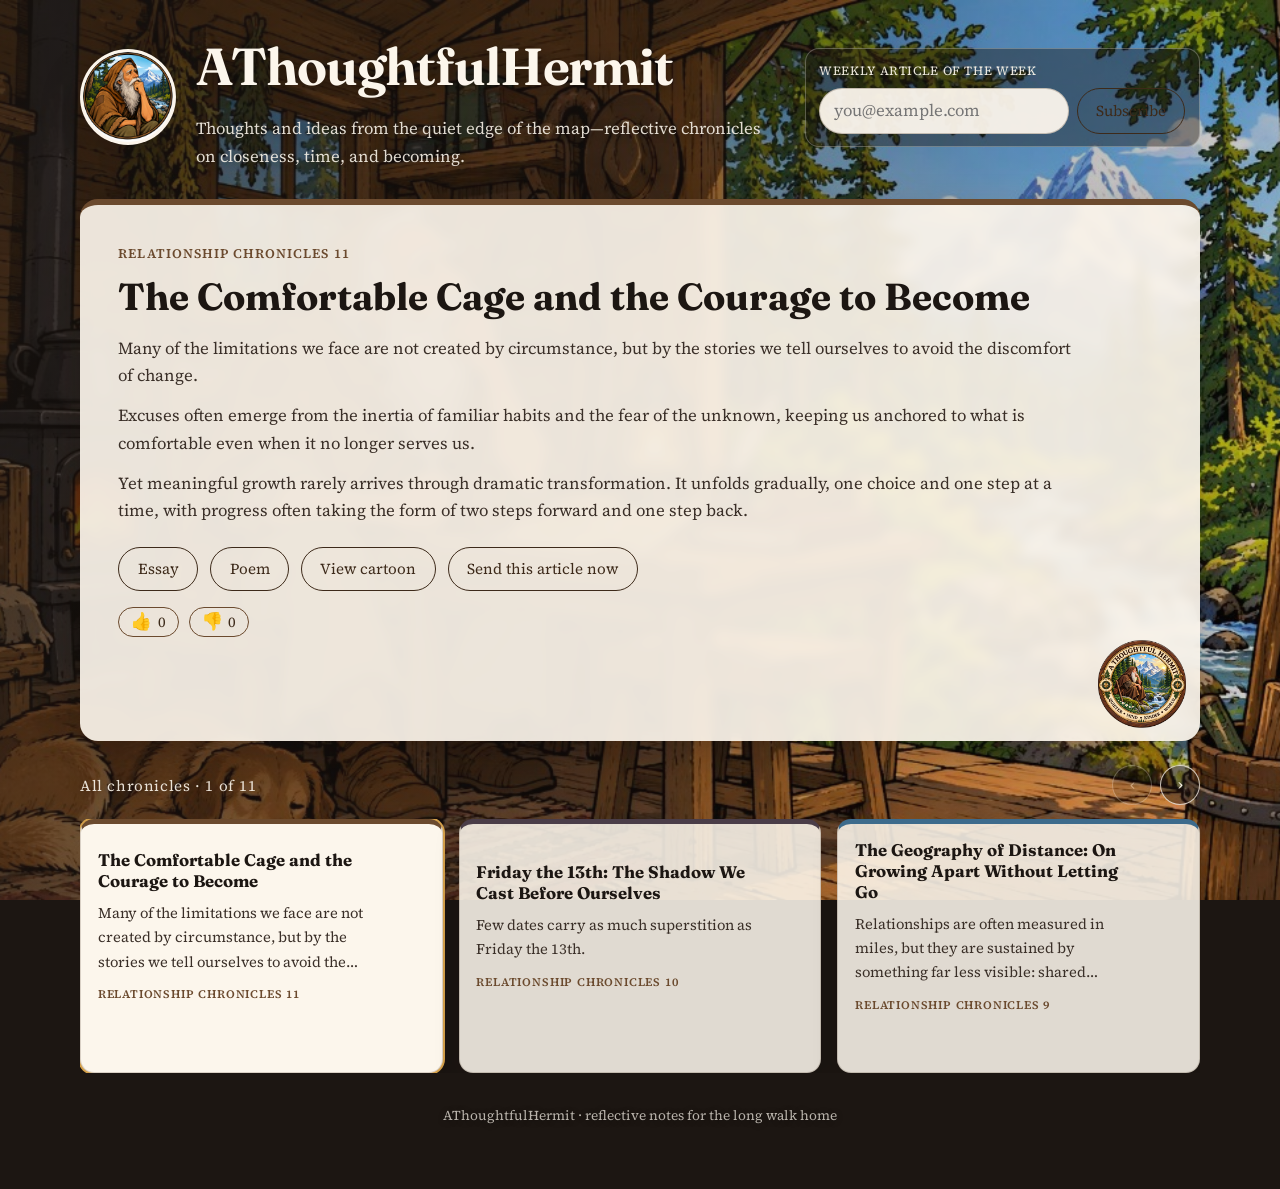
<file: index.html>
<!DOCTYPE html>
<html lang="en">
<head>
  <meta charset="UTF-8" />
  <meta name="viewport" content="width=device-width, initial-scale=1" />
  <title>AThoughtfulHermit</title>
  <meta name="description" content="AThoughtfulHermit — reflective chronicles of thoughts, closeness, and the quiet architecture of ideas." />
  <link rel="preconnect" href="https://fonts.googleapis.com" />
  <link rel="preconnect" href="https://fonts.gstatic.com" crossorigin />
  <link href="https://fonts.googleapis.com/css2?family=Fraunces:opsz,wght@9..144,500;9..144,650&family=Source+Serif+4:opsz,wght@8..60,400;8..60,600&display=swap" rel="stylesheet" />
  <link rel="stylesheet" href="style.css?v=1.9" />
</head>
<body>
  <div class="site-shell">
    <header class="site-header">
      <img
        class="author-portrait"
        src="images/Author.jpg"
        alt="Portrait of the thoughtful hermit"
        width="96"
        height="96"
      />
      <div class="brand-block">
        <h1>AThoughtfulHermit</h1>
        <p class="brand-tagline">Thoughts and ideas from the quiet edge of the map—reflective chronicles on closeness, time, and becoming.</p>
      </div>
      <form class="subscribe-form" id="subscribe-form">
        <label class="subscribe-label" for="subscribe-email">Weekly article of the week</label>
        <div class="subscribe-row">
          <input
            id="subscribe-email"
            name="email"
            type="email"
            required
            autocomplete="email"
            placeholder="you@example.com"
          />
          <button class="action-button action-button--solid" type="submit">Subscribe</button>
        </div>
        <p class="engagement-status" id="subscribe-status" hidden></p>
      </form>
    </header>

    <section class="feature-panel" id="feature-panel" aria-live="polite">
      <img
        class="panel-logo"
        src="images/TransparentMasterLogo.png"
        alt=""
        aria-hidden="true"
        width="88"
        height="88"
      />
      <p class="feature-series" id="feature-series"></p>
      <h2 class="feature-title" id="feature-title"></h2>
      <div class="feature-excerpts" id="feature-excerpts"></div>
      <div class="feature-actions">
        <button class="action-button" type="button" id="feature-essay">Essay</button>
        <button class="action-button" type="button" id="feature-poem" hidden>Poem</button>
        <button class="action-button" type="button" id="feature-cartoon">View cartoon</button>
        <button class="action-button" type="button" id="feature-send-now">Send this article now</button>
      </div>
      <div class="reaction-row" aria-label="Article reactions">
        <button
          class="reaction-button"
          type="button"
          id="feature-like"
          aria-pressed="false"
          aria-label="Thumbs up"
          title="Thumbs up"
        >
          <span class="reaction-emoji" aria-hidden="true">👍</span>
          <span id="like-count">0</span>
        </button>
        <button
          class="reaction-button"
          type="button"
          id="feature-dislike"
          aria-pressed="false"
          aria-label="Thumbs down"
          title="Thumbs down"
        >
          <span class="reaction-emoji" aria-hidden="true">👎</span>
          <span id="dislike-count">0</span>
        </button>
      </div>
      <p class="engagement-status reaction-status" id="reaction-status" hidden></p>
    </section>

    <section class="strip-section" aria-label="Chronicle strip">
      <div class="strip-header">
        <p class="strip-label">All chronicles · <span id="strip-status">1 of 10</span></p>
        <div class="strip-controls">
          <button class="strip-nav" type="button" id="strip-prev" aria-label="Previous chronicle">‹</button>
          <button class="strip-nav" type="button" id="strip-next" aria-label="Next chronicle">›</button>
        </div>
      </div>
      <div class="strip-viewport">
        <div class="strip-track" id="strip-track"></div>
      </div>
    </section>

    <footer class="site-footer">
      <p>AThoughtfulHermit · reflective notes for the long walk home</p>
    </footer>
  </div>

    <template id="poem-comfortable-cage">
    <article class="essay poem">
      <h2 class="essay__title">The Comfortable Cage and the Courage to Become</h2>
      <section class="essay__section poem__stanza">
        <p>The cage was never made of iron,</p>
        <p>But of someday, not yet, and maybe soon.</p>
        <p>Its door stood open in the morning light,</p>
        <p>Yet we stayed within the comfort of familiar rooms.</p>
      </section>
      <section class="essay__section poem__stanza">
        <p>Fear spoke softly, wearing reason&#x27;s voice,</p>
        <p>Offering caution where courage was required.</p>
        <p>It showed us every storm that might appear,</p>
        <p>While hiding every horizon waiting beyond.</p>
      </section>
      <section class="essay__section poem__stanza">
        <p>Yet becoming was never found in certainty.</p>
        <p>It lived in unopened doors,</p>
        <p>In trembling first steps,</p>
        <p>In choosing movement over perfect timing.</p>
      </section>
      <section class="essay__section poem__stanza">
        <p>We learned that mountains yield slowly,</p>
        <p>One footstep at a time.</p>
        <p>That growth stumbles and rises,</p>
        <p>That two steps forward and one step back</p>
        <p>Still carry us toward the summit.</p>
      </section>
      <section class="essay__section poem__stanza">
        <p>The stones of failure became footholds.</p>
        <p>The weight of self-judgment grew lighter.</p>
        <p>Wise companions walked beside us,</p>
        <p>Offering both kindness and truth.</p>
      </section>
      <section class="essay__section poem__stanza">
        <p>And little by little,</p>
        <p>The person we hoped to become</p>
        <p>Began meeting the person we already were.</p>
      </section>
      <section class="essay__section poem__stanza">
        <p>For courage was never the absence of fear.</p>
        <p>It was the decision to walk anyway.</p>
        <p>To leave the comfortable cage behind.</p>
        <p>To trust that the unknown contains not only risk,</p>
        <p>But possibility.</p>
      </section>
      <section class="essay__section poem__stanza">
        <p>And so we continue forward,</p>
        <p>Imperfect and unfinished,</p>
        <p>Still learning,</p>
        <p>Still growing,</p>
        <p>Still becoming.</p>
      </section>
      <section class="essay__section poem__stanza">
        <p>Because life does not ask us to be fearless.</p>
        <p>It asks only that we take the next step.</p>
      </section>
      <section class="essay__section poem__stanza">
        <p>And beyond that step,</p>
        <p>Beyond the excuses,</p>
        <p>Beyond the familiar walls,</p>
      </section>
      <section class="essay__section poem__stanza">
        <p>Awaits the quiet miracle</p>
        <p>Of becoming who we were meant to be.</p>
      </section>
    </article>
  </template>
<template id="essay-comfortable-cage">
    <article class="essay">
      <h2 class="essay__title">The Comfortable Cage and the Courage to Become</h2>
      <section class="essay__section">
        <h3>I. The Voice That Sounds Like Reason</h3>
        <p>Most excuses do not arrive dressed as excuses.</p>
        <p>They arrive as logic.</p>
        <p>As caution.</p>
        <p>As timing.</p>
        <p>As practicality.</p>
        <p>&quot;I&#x27;ll start when things settle down.&quot;</p>
        <p>&quot;I&#x27;m not ready yet.&quot;</p>
        <p>&quot;Maybe next month.&quot;</p>
        <p>&quot;What if it doesn&#x27;t work?&quot;</p>
        <p>The voice sounds reasonable because it is speaking on behalf of something deeply human.</p>
        <p>Not laziness.</p>
        <p>Not weakness.</p>
        <p>Something older.</p>
        <p>Something quieter.</p>
        <p>The desire to remain where we are.</p>
        <p>The desire to avoid the unknown.</p>
        <p>The desire to protect ourselves from disappointment.</p>
        <p>The excuse is rarely the problem.</p>
        <p>The excuse is often the symptom.</p>
        <p>Behind it stands fear.</p>
        <p>Behind fear stands uncertainty.</p>
        <p>And behind uncertainty stands a question many of us spend years avoiding:</p>
        <p>&quot;Who might I become if I actually tried?&quot;</p>
      </section>
      <section class="essay__section">
        <h3>II. The Gravity of Familiar Things</h3>
        <p>Human beings are creatures of habit.</p>
        <p>We build routines.</p>
        <p>Patterns.</p>
        <p>Comforts.</p>
        <p>Expectations.</p>
        <p>What begins as a choice gradually becomes a lifestyle.</p>
        <p>What begins as a behavior gradually becomes an identity.</p>
        <p>Over time, familiar roads become invisible.</p>
        <p>We drive them without thinking.</p>
        <p>Walk them without noticing.</p>
        <p>Live them without questioning.</p>
        <p>Even unhappiness can become familiar.</p>
        <p>And familiarity possesses a strange power.</p>
        <p>A known discomfort often feels safer than an unknown possibility.</p>
        <p>A dissatisfying job may feel safer than pursuing a dream.</p>
        <p>A lonely routine may feel safer than risking connection.</p>
        <p>An unfulfilled life may feel safer than risking change.</p>
        <p>The familiar asks little of us.</p>
        <p>The unknown asks everything.</p>
        <p>So we remain.</p>
        <p>Not because the cage is locked.</p>
        <p>But because we have grown accustomed to its shape.</p>
      </section>
      <section class="essay__section">
        <h3>III. The Fear of Doors</h3>
        <p>Imagine standing before a closed door.</p>
        <p>Behind it lies a future you cannot see.</p>
        <p>A new career.</p>
        <p>A new relationship.</p>
        <p>A new skill.</p>
        <p>A new version of yourself.</p>
        <p>The mind immediately begins its work.</p>
        <p>What if I fail?</p>
        <p>What if I embarrass myself?</p>
        <p>What if I lose what I already have?</p>
        <p>What if I&#x27;m not good enough?</p>
        <p>Notice what rarely follows.</p>
        <p>What if I succeed?</p>
        <p>What if I discover strengths I never knew existed?</p>
        <p>What if the life I want exists on the other side?</p>
        <p>Fear has an interesting habit.</p>
        <p>It asks questions with only one possible answer.</p>
        <p>It becomes both prosecutor and judge.</p>
        <p>It presents no evidence.</p>
        <p>Only conclusions.</p>
        <p>The unknown becomes dangerous not because of what it is.</p>
        <p>But because of what the imagination decides it might be.</p>
      </section>
      <section class="essay__section">
        <h3>IV. The Myth of Overnight Transformation</h3>
        <p>Many people postpone change because they imagine it must happen all at once.</p>
        <p>A complete reinvention.</p>
        <p>A dramatic breakthrough.</p>
        <p>A sudden awakening.</p>
        <p>Life rarely works that way.</p>
        <p>The mountain is climbed one step at a time.</p>
        <p>The garden grows one day at a time.</p>
        <p>Trust is built one conversation at a time.</p>
        <p>Character is formed one choice at a time.</p>
        <p>The habits that shape our lives were not created overnight.</p>
        <p>They were built through repetition.</p>
        <p>One day became another.</p>
        <p>One choice became another.</p>
        <p>One thought became another.</p>
        <p>Years later, we call it personality.</p>
        <p>Why should change be any different?</p>
        <p>If our current lives were built gradually, our future lives will be built gradually as well.</p>
        <p>Small actions accumulate.</p>
        <p>Tiny improvements compound.</p>
        <p>What seems insignificant today often becomes transformational tomorrow.</p>
      </section>
      <section class="essay__section">
        <h3>V. Two Steps Forward, One Step Back</h3>
        <p>Perhaps one of the most damaging misunderstandings about growth is the belief that progress should be linear.</p>
        <p>Forward.</p>
        <p>Forward.</p>
        <p>Forward.</p>
        <p>Always forward.</p>
        <p>Reality tells a different story.</p>
        <p>Growth stumbles.</p>
        <p>Healing hesitates.</p>
        <p>Learning loops.</p>
        <p>Progress often looks like two steps forward and one step back.</p>
        <p>A person starts exercising and misses a week.</p>
        <p>Someone finds confidence and then experiences self-doubt.</p>
        <p>An entrepreneur launches a business and encounters failure.</p>
        <p>A recovering perfectionist falls into old habits.</p>
        <p>The setback arrives.</p>
        <p>And many interpret it as proof they were never changing at all.</p>
        <p>But a step backward does not erase the journey.</p>
        <p>The tide moves in and out while still advancing toward the shore.</p>
        <p>Trees lose leaves while continuing to grow.</p>
        <p>Seasons retreat only to return.</p>
        <p>Nature understands what we often forget.</p>
        <p>Progress and imperfection can coexist.</p>
        <p>The road to transformation is rarely a straight line.</p>
        <p>Yet it remains a road.</p>
      </section>
      <section class="essay__section">
        <h3>VI. The Unexpected Gift of Failure</h3>
        <p>Few words inspire more anxiety than failure.</p>
        <p>Yet failure possesses a reputation it does not entirely deserve.</p>
        <p>Failure is information.</p>
        <p>Failure is feedback.</p>
        <p>Failure is experience.</p>
        <p>Failure is tuition paid to reality.</p>
        <p>Every craftsperson has failed.</p>
        <p>Every athlete has failed.</p>
        <p>Every artist has failed.</p>
        <p>Every leader has failed.</p>
        <p>Every person who has built something meaningful has encountered moments when things did not go according to plan.</p>
        <p>The difference is not that they avoided failure.</p>
        <p>The difference is that they stopped treating it as a verdict.</p>
        <p>A failed effort is not a failed person.</p>
        <p>A mistake is not an identity.</p>
        <p>A setback is not a destination.</p>
        <p>Many of life&#x27;s greatest lessons arrive carrying the disguise of disappointment.</p>
        <p>The stone that causes us to stumble often becomes the stone upon which we stand.</p>
      </section>
      <section class="essay__section">
        <h3>VII. Learning to Stand Beside Ourselves</h3>
        <p>For some, the greatest obstacle is not failure.</p>
        <p>It is self-rejection.</p>
        <p>We speak to ourselves in ways we would never speak to a friend.</p>
        <p>We magnify our flaws.</p>
        <p>Minimize our strengths.</p>
        <p>Remember our mistakes.</p>
        <p>Forget our victories.</p>
        <p>Then we wonder why moving forward feels difficult.</p>
        <p>A person cannot flourish while constantly at war with themselves.</p>
        <p>Self-love is frequently misunderstood.</p>
        <p>It is not arrogance.</p>
        <p>It is not self-importance.</p>
        <p>It is not the belief that we are perfect.</p>
        <p>It is the recognition that we are worthy of compassion while imperfect.</p>
        <p>It is understanding that growth requires patience.</p>
        <p>The same patience we extend to those we love.</p>
        <p>We do not become stronger by hating ourselves into change.</p>
        <p>We become stronger by supporting ourselves through it.</p>
        <p>The journey becomes lighter when we stop carrying unnecessary judgment.</p>
      </section>
      <section class="essay__section">
        <h3>VIII. The People Who Walk Beside Us</h3>
        <p>No meaningful journey is traveled entirely alone.</p>
        <p>Every thriving person is supported by others.</p>
        <p>Mentors.</p>
        <p>Friends.</p>
        <p>Family.</p>
        <p>Teachers.</p>
        <p>Colleagues.</p>
        <p>Communities.</p>
        <p>The healthiest relationships offer something precious.</p>
        <p>Support and truth simultaneously.</p>
        <p>They encourage us when we are discouraged.</p>
        <p>Yet they also challenge us when we are mistaken.</p>
        <p>They celebrate our victories.</p>
        <p>Yet they refuse to help us maintain our illusions.</p>
        <p>Authentic people do not simply tell us what we want to hear.</p>
        <p>They care enough to tell us what we sometimes need to hear.</p>
        <p>Not harshly.</p>
        <p>Not cruelly.</p>
        <p>But honestly.</p>
        <p>Growth flourishes in environments where compassion and accountability exist together.</p>
        <p>A strong community does not carry us.</p>
        <p>It walks beside us.</p>
      </section>
      <section class="essay__section">
        <h3>IX. The Adventure Hidden Inside Uncertainty</h3>
        <p>What if uncertainty is not the enemy?</p>
        <p>What if uncertainty is the doorway through which possibility enters?</p>
        <p>Every meaningful chapter of life begins with uncertainty.</p>
        <p>Every friendship.</p>
        <p>Every relationship.</p>
        <p>Every achievement.</p>
        <p>Every dream.</p>
        <p>Every act of courage.</p>
        <p>None arrive with guarantees.</p>
        <p>The unknown contains risks.</p>
        <p>This is true.</p>
        <p>But it also contains discoveries.</p>
        <p>Opportunities.</p>
        <p>Lessons.</p>
        <p>Unexpected joys.</p>
        <p>Future versions of ourselves waiting to be met.</p>
        <p>When we focus exclusively on what might go wrong, we overlook everything that might go right.</p>
        <p>The future remains unseen.</p>
        <p>That is not a flaw.</p>
        <p>It is what makes hope possible.</p>
      </section>
      <section class="essay__section">
        <h3>X. Savoring the Journey</h3>
        <p>Perhaps the purpose of life is not to eliminate uncertainty.</p>
        <p>Perhaps it is to learn how to walk with it.</p>
        <p>To recognize excuses for what they often are.</p>
        <p>Not evidence.</p>
        <p>Not prophecy.</p>
        <p>Simply fear trying to keep us safe.</p>
        <p>Every worthwhile change brings challenges.</p>
        <p>Every new road contains obstacles.</p>
        <p>Every meaningful dream requires courage.</p>
        <p>None of this can be avoided.</p>
        <p>Yet neither can the rewards.</p>
        <p>New strengths emerge.</p>
        <p>New relationships form.</p>
        <p>New opportunities appear.</p>
        <p>New versions of ourselves gradually come into view.</p>
        <p>The journey unfolds one step at a time.</p>
        <p>Sometimes two steps forward.</p>
        <p>Sometimes one step back.</p>
        <p>Still moving.</p>
        <p>Still learning.</p>
        <p>Still becoming.</p>
        <p>And perhaps that is the real invitation before us.</p>
        <p>Not to fear the unknown.</p>
        <p>Not to wait for certainty.</p>
        <p>Not to demand perfection.</p>
        <p>But to embrace the adventure of growth.</p>
        <p>To love ourselves enough to begin.</p>
        <p>To trust ourselves enough to continue.</p>
        <p>To surround ourselves with honest companions who help us see clearly.</p>
        <p>And to remember that every challenge carries within it the possibility of transformation.</p>
        <p>Because life is not a destination to be reached.</p>
        <p>It is a journey to be savored.</p>
        <p>And the unknown, despite all its mysteries, may be holding far more promise than our fears ever imagined.</p>
        <p>The greatest changes often begin not with a leap, but with a single step taken despite the excuses that urged us to stay where we were.</p>
      </section>
    </article>
  </template>

<template id="essay-friday-the-13th">
    <article class="essay">
      <h2 class="essay__title">Friday the 13th: The Shadow We Cast Before Ourselves</h2>
      <section class="essay__section">
        <h3>I. A Date Becomes a Monster</h3>
        <p>Friday the 13th arrives like any other day.</p>
        <p>The sun rises.</p>
        <p>Coffee brews.</p>
        <p>Emails accumulate.</p>
        <p>Traffic moves.</p>
        <p>Children go to school.</p>
        <p>Stores open their doors.</p>
        <p>The machinery of ordinary life continues undisturbed.</p>
        <p>Yet for centuries, many have approached this date with caution.</p>
        <p>Flights are postponed.</p>
        <p>Decisions delayed.</p>
        <p>Anxiety heightened.</p>
        <p>The number itself seems to possess a mysterious power.</p>
        <p>But if we pause for a moment, something curious becomes clear.</p>
        <p>Nothing about the date has changed.</p>
        <p>Only the story surrounding it.</p>
        <p>The fear exists not in the calendar.</p>
        <p>The fear exists in the imagination.</p>
        <p>And in this regard, Friday the 13th is not really about superstition.</p>
        <p>It is about being human.</p>
        <p>Because all of us carry our own version of Friday the 13th.</p>
      </section>
      <section class="essay__section">
        <h3>II. The Mind's Talent for Shadow-Making</h3>
        <p>The human mind possesses an extraordinary gift.</p>
        <p>It can imagine futures that do not yet exist.</p>
        <p>This ability has helped us survive.</p>
        <p>We anticipate storms.</p>
        <p>Prepare for winter.</p>
        <p>Plan for retirement.</p>
        <p>Avoid danger.</p>
        <p>Yet the same gift can become a burden.</p>
        <p>The mind often struggles to distinguish between a possibility and a probability.</p>
        <p>A difficult conversation becomes a catastrophe.</p>
        <p>A medical test becomes a diagnosis.</p>
        <p>A career setback becomes permanent failure.</p>
        <p>A silence becomes rejection.</p>
        <p>A cloud becomes a storm.</p>
        <p>Fear is often less concerned with reality than with possibility.</p>
        <p>It does not ask:</p>
        <p>"What is happening?"</p>
        <p>It asks:</p>
        <p>"What is the worst thing that could happen?"</p>
        <p>And then quietly assumes the answer is inevitable.</p>
      </section>
      <section class="essay__section">
        <h3>III. The Empty Room</h3>
        <p>Imagine entering a dark room.</p>
        <p>You see a shape in the corner.</p>
        <p>Your heart races.</p>
        <p>The silhouette appears threatening.</p>
        <p>The imagination immediately begins its work.</p>
        <p>What is it?</p>
        <p>What does it mean?</p>
        <p>Should I be worried?</p>
        <p>The room itself has not changed.</p>
        <p>The shape remains motionless.</p>
        <p>Yet fear transforms uncertainty into menace.</p>
        <p>Then someone turns on the light.</p>
        <p>The monster becomes a coat draped over a chair.</p>
        <p>Relief follows.</p>
        <p>Not because danger disappeared.</p>
        <p>Because understanding arrived.</p>
        <p>Many of our fears operate similarly.</p>
        <p>The unknown often appears larger than the truth.</p>
        <p>And the imagination, given sufficient darkness, becomes an exceptionally talented artist.</p>
      </section>
      <section class="essay__section">
        <h3>IV. The Cost of Catastrophe</h3>
        <p>Fear is not free.</p>
        <p>Every imagined disaster extracts payment in advance.</p>
        <p>A future failure creates present anxiety.</p>
        <p>A future loss creates present grief.</p>
        <p>A future embarrassment creates present hesitation.</p>
        <p>We suffer twice.</p>
        <p>Once in imagination.</p>
        <p>Once again should the event actually occur.</p>
        <p>And often the anticipated event never arrives at all.</p>
        <p>The mind becomes a theater performing tragedies for an audience of one.</p>
        <p>Entire emotional storms emerge from situations that have not yet happened and may never happen.</p>
        <p>The date on the calendar becomes dangerous.</p>
        <p>The unopened email becomes devastating.</p>
        <p>The unanswered text becomes rejection.</p>
        <p>The future begins charging rent inside the present.</p>
      </section>
      <section class="essay__section">
        <h3>V. Rationality Is Not Coldness</h3>
        <p>When people hear the phrase rational thinking, they often imagine detachment.</p>
        <p>A purely logical existence.</p>
        <p>The suppression of emotion.</p>
        <p>But rationality is something far gentler.</p>
        <p>It does not ask us to stop feeling.</p>
        <p>It asks us to examine what we are feeling.</p>
        <p>To distinguish evidence from assumption.</p>
        <p>Probability from possibility.</p>
        <p>Fact from story.</p>
        <p>The rational mind does not deny fear.</p>
        <p>It interviews it.</p>
        <p>What evidence supports this fear?</p>
        <p>What evidence challenges it?</p>
        <p>What outcomes am I ignoring?</p>
        <p>How many times has this fear predicted disaster and been wrong?</p>
        <p>Rationality shines a flashlight into dark corners.</p>
        <p>Not to eliminate mystery.</p>
        <p>Simply to reveal what is actually there.</p>
      </section>
      <section class="essay__section">
        <h3>VI. The Valley Beyond the Cliff</h3>
        <p>Fear often presents life as a cliff.</p>
        <p>One mistake and everything collapses.</p>
        <p>One loss and recovery becomes impossible.</p>
        <p>One rejection and the future disappears.</p>
        <p>Yet lived experience tells a different story.</p>
        <p>Most cliffs are valleys.</p>
        <p>You lose a job and discover a different path.</p>
        <p>A relationship ends and new relationships emerge.</p>
        <p>A plan fails and a better plan appears.</p>
        <p>The feared ending becomes an unexpected beginning.</p>
        <p>From the peak, we see only what lies directly below.</p>
        <p>We imagine a fall.</p>
        <p>We rarely imagine the stream, the meadow, and the trail hidden from view.</p>
        <p>Life contains far more terrain than fear allows us to see.</p>
      </section>
      <section class="essay__section">
        <h3>VII. The Companion Called Uncertainty</h3>
        <p>Many people treat uncertainty as an enemy.</p>
        <p>Yet certainty is rarely available.</p>
        <p>No one knows exactly what next year will bring.</p>
        <p>No one knows which conversations will matter.</p>
        <p>No one knows which detours will become defining chapters.</p>
        <p>Uncertainty is not an interruption of life.</p>
        <p>It is the condition in which life unfolds.</p>
        <p>Friday the 13th merely makes this reality visible.</p>
        <p>The date becomes a symbol.</p>
        <p>A reminder that humans are uncomfortable with what they cannot predict.</p>
        <p>But uncertainty itself is neutral.</p>
        <p>It contains both danger and possibility.</p>
        <p>Both loss and opportunity.</p>
        <p>Both endings and beginnings.</p>
        <p>The future remains unwritten.</p>
        <p>And that is precisely its value.</p>
      </section>
      <section class="essay__section">
        <h3>VIII. Challenging the Shadow</h3>
        <p>The way beyond fear is rarely through avoidance.</p>
        <p>Avoidance grants fear authority.</p>
        <p>Every avoided conversation confirms its power.</p>
        <p>Every postponed action expands its territory.</p>
        <p>Courage begins somewhere smaller.</p>
        <p>With curiosity.</p>
        <p>What exactly am I afraid of?</p>
        <p>Is this fear a fact or a forecast?</p>
        <p>What evidence would change my mind?</p>
        <p>What would I tell a friend standing where I am now?</p>
        <p>Fear thrives in vagueness.</p>
        <p>Clarity deprives it of oxygen.</p>
        <p>When examined carefully, many fears become smaller.</p>
        <p>Not because the world becomes safer.</p>
        <p>Because the mind becomes more accurate.</p>
      </section>
      <section class="essay__section">
        <h3>IX. Friday the 13th</h3>
        <p>Perhaps the lesson of Friday the 13th has nothing to do with luck.</p>
        <p>Perhaps it is an invitation.</p>
        <p>An invitation to notice the stories we tell ourselves.</p>
        <p>The catastrophes we rehearse.</p>
        <p>The shadows we mistake for realities.</p>
        <p>The futures we mourn before they arrive.</p>
        <p>The mind will always imagine danger.</p>
        <p>That is part of its job.</p>
        <p>Wisdom is deciding whether every warning deserves obedience.</p>
        <p>The date arrives.</p>
        <p>The clock turns.</p>
        <p>The day unfolds.</p>
        <p>Most often, life proceeds exactly as it always does.</p>
      </section>
      <section class="essay__section">
        <h3>X. Turning on the Light</h3>
        <p>Perhaps courage is not fearlessness.</p>
        <p>Perhaps courage is simply turning on the light.</p>
        <p>Looking more closely.</p>
        <p>Asking better questions.</p>
        <p>Allowing evidence to have a voice alongside anxiety.</p>
        <p>Recognizing that not every shadow conceals a monster.</p>
        <p>Not every descent is a disaster.</p>
        <p>Not every uncertainty is a threat.</p>
        <p>The date remains Friday the 13th.</p>
        <p>The future remains uncertain.</p>
        <p>Challenges still exist.</p>
        <p>Loss remains possible.</p>
        <p>None of this changes.</p>
        <p>What changes is our willingness to examine fear rather than surrender to it.</p>
        <p>Because the greatest dangers in life are rarely the ones written on the calendar.</p>
        <p>They are the ones we create when imagination becomes certainty and possibility becomes prophecy.</p>
        <p>And perhaps freedom begins when we stop fearing the day itself.</p>
        <p>And start questioning the shadow it casts.</p>
      </section>
    </article>
  </template>

<template id="essay-geography-distance">
    <article class="essay">
      <h2 class="essay__title">The Geography of Distance: On Growing Apart Without Letting Go</h2>
      <section class="essay__section">
        <h3>I. The Slow Departure</h3>
        <p>Most relationships do not end.</p>
        <p>They recede.</p>
        <p>There is rarely a final conversation.</p>
        <p>Rarely a dramatic farewell.</p>
        <p>Rarely a clean line dividing togetherness from separation.</p>
        <p>More often, distance arrives quietly.</p>
        <p>A move to another city.</p>
        <p>A new job.</p>
        <p>A marriage.</p>
        <p>Children.</p>
        <p>Responsibilities.</p>
        <p>Different schedules.</p>
        <p>Different priorities.</p>
        <p>At first nothing appears changed.</p>
        <p>Messages still arrive.</p>
        <p>Calls still happen.</p>
        <p>Plans are still discussed.</p>
        <p>The relationship seems untouched by geography.</p>
        <p>Then something almost imperceptible occurs.</p>
        <p>A story remains untold.</p>
        <p>A phone call happens next week instead of tonight.</p>
        <p>An update feels less urgent to share.</p>
        <p>Weeks become months.</p>
        <p>The relationship continues.</p>
        <p>But it now occupies a different rhythm.</p>
        <p>Like two clocks that once struck together beginning to drift by seconds, then minutes, then hours.</p>
        <p>Nobody decides to grow apart.</p>
        <p>Life simply keeps moving.</p>
      </section>
      <section class="essay__section">
        <h3>II. The Physics of Shared Life</h3>
        <p>What binds human beings together is rarely grand affection alone.</p>
        <p>It is repetition.</p>
        <p>The lunch breaks.</p>
        <p>The spontaneous conversations.</p>
        <p>The rides home.</p>
        <p>The shared frustrations.</p>
        <p>The familiar routines.</p>
        <p>Relationships are often built less from important moments than from ordinary ones.</p>
        <p>The extraordinary moments become meaningful because they rest upon thousands of insignificant interactions.</p>
        <p>When physical distance emerges, these small reinforcements begin disappearing.</p>
        <p>Not because love disappears.</p>
        <p>Not because friendship disappears.</p>
        <p>But because proximity itself performs invisible work.</p>
        <p>Two people can still care deeply about one another.</p>
        <p>Yet the fabric connecting them begins receiving fewer threads.</p>
        <p>The relationship remains alive.</p>
        <p>But it must now survive on intentionality rather than circumstance.</p>
        <p>And intentionality is labor.</p>
        <p>Beautiful labor.</p>
        <p>Necessary labor.</p>
        <p>But labor nonetheless.</p>
      </section>
      <section class="essay__section">
        <h3>III. The Museum Problem</h3>
        <p>Distance creates a peculiar phenomenon.</p>
        <p>We begin preserving people.</p>
        <p>The friend living three thousand miles away remains frozen in our memory.</p>
        <p>We continue imagining them as they were.</p>
        <p>But life keeps changing them.</p>
        <p>And us.</p>
        <p>The person we miss no longer exists exactly as remembered.</p>
        <p>The person doing the missing no longer exists either.</p>
        <p>Yet memory works like a museum.</p>
        <p>It carefully protects a version of reality.</p>
        <p>Years later, two people reconnect and discover something surprising.</p>
        <p>Neither became who the other imagined.</p>
        <p>Both evolved while absent from one another's daily view.</p>
        <p>This realization can feel sad.</p>
        <p>Or beautiful.</p>
        <p>Sometimes both.</p>
        <p>The relationship has not been betrayed by change.</p>
        <p>The relationship has simply encountered time.</p>
      </section>
      <section class="essay__section">
        <h3>IV. The Dissociation of Parallel Lives</h3>
        <p>Distance does not merely separate bodies.</p>
        <p>It separates contexts.</p>
        <p>One friend learns the names of your coworkers.</p>
        <p>Another never meets them.</p>
        <p>One person witnesses your difficult year.</p>
        <p>Another hears about it afterward.</p>
        <p>One understands the texture of your current life.</p>
        <p>Another understands its history.</p>
        <p>This creates a quiet dissociation.</p>
        <p>Lives once deeply intertwined begin unfolding in parallel.</p>
        <p>Not intersecting.</p>
        <p>Not conflicting.</p>
        <p>Simply running alongside one another.</p>
        <p>Like two rivers originating from the same mountain and gradually finding different routes toward the sea.</p>
        <p>The affection remains.</p>
        <p>The familiarity remains.</p>
        <p>Yet the shared reality grows thinner.</p>
        <p>And shared reality is often the substance from which intimacy is made.</p>
      </section>
      <section class="essay__section">
        <h3>V. Are We Losing Them?</h3>
        <p>The question inevitably arrives.</p>
        <p>Are we losing each other?</p>
        <p>The answer may depend on what we think relationships are supposed to be.</p>
        <p>If relationships must remain unchanged to remain meaningful, then perhaps yes.</p>
        <p>Most relationships are constantly being lost.</p>
        <p>But if relationships are living things, then transformation is not evidence of failure.</p>
        <p>It is evidence of life.</p>
        <p>We do not expect trees to remain saplings.</p>
        <p>We do not expect rivers to remain streams.</p>
        <p>Why do we expect relationships to remain exactly as they were?</p>
        <p>The friendship that once depended on proximity may evolve into something quieter.</p>
        <p>Less frequent.</p>
        <p>Less immediate.</p>
        <p>Yet no less sincere.</p>
        <p>The relationship changes shape because life changes shape.</p>
        <p>And often that must be enough.</p>
      </section>
      <section class="essay__section">
        <h3>VI. The Pieces We Leave Behind</h3>
        <p>Perhaps the deeper concern is not losing others.</p>
        <p>Perhaps it is losing ourselves.</p>
        <p>When someone drifts away, they take with them a particular version of us.</p>
        <p>The college roommate remembers the young dreamer.</p>
        <p>The childhood friend remembers the awkward beginnings.</p>
        <p>The former colleague remembers ambitions we may have forgotten.</p>
        <p>Every meaningful relationship becomes a repository.</p>
        <p>A keeper of fragments.</p>
        <p>A witness to identities we once inhabited.</p>
        <p>When distance grows, access to those versions can feel diminished.</p>
        <p>We grieve not only the person.</p>
        <p>We grieve the self reflected through them.</p>
        <p>Yet the reflection was never the entirety of who we were.</p>
        <p>Their departure does not erase those chapters.</p>
        <p>It simply closes the book containing them.</p>
        <p>The story remains written.</p>
        <p>Even when the reader has gone.</p>
      </section>
      <section class="essay__section">
        <h3>VII. The Effort of Staying Close</h3>
        <p>Long-distance relationships of every kind require a conscious choice.</p>
        <p>The effortless mechanisms disappear.</p>
        <p>The accidental encounters vanish.</p>
        <p>What remains is intention.</p>
        <p>The willingness to call.</p>
        <p>To visit.</p>
        <p>To remember birthdays.</p>
        <p>To ask follow-up questions.</p>
        <p>To remain curious about a life you are no longer regularly witnessing.</p>
        <p>Some relationships survive this transition.</p>
        <p>Some do not.</p>
        <p>Neither outcome automatically measures the depth of affection.</p>
        <p>Sometimes two people care deeply and still drift apart.</p>
        <p>Not through neglect.</p>
        <p>Through gravity.</p>
        <p>Through circumstance.</p>
        <p>Through the ordinary architecture of adulthood.</p>
        <p>Love is powerful.</p>
        <p>It is not always stronger than distance, time, and transformation combined.</p>
        <p>And perhaps it was never meant to be.</p>
      </section>
      <section class="essay__section">
        <h3>VIII. The Forest Beyond the Path</h3>
        <p>There is a temptation to interpret every fading connection as loss.</p>
        <p>Yet life rarely works through simple subtraction.</p>
        <p>As some relationships move outward, others move inward.</p>
        <p>New people arrive.</p>
        <p>New communities emerge.</p>
        <p>New forms of belonging appear.</p>
        <p>The old friendship does not disappear because a new one exists.</p>
        <p>The heart does not function like real estate.</p>
        <p>It functions more like a forest.</p>
        <p>Trees fall.</p>
        <p>Saplings emerge.</p>
        <p>Roots intertwine.</p>
        <p>Openings allow sunlight to reach places previously shaded.</p>
        <p>The forest changes continuously while somehow remaining itself.</p>
        <p>So do we.</p>
      </section>
      <section class="essay__section">
        <h3>IX. The Gift of Temporary Permanence</h3>
        <p>Perhaps the mistake is believing permanence is the highest form of love.</p>
        <p>Many beautiful things are temporary.</p>
        <p>A season.</p>
        <p>A sunset.</p>
        <p>A childhood.</p>
        <p>A chapter of life.</p>
        <p>What makes them precious is not their duration.</p>
        <p>It is their reality.</p>
        <p>A friendship that carried you through five pivotal years does not become less meaningful because it later changed.</p>
        <p>A relationship need not last forever to matter forever.</p>
        <p>Some people accompany us for the entire journey.</p>
        <p>Others walk beside us for a single stretch of road.</p>
        <p>Both leave footprints.</p>
        <p>Both shape the traveler.</p>
        <p>Both deserve gratitude.</p>
      </section>
      <section class="essay__section">
        <h3>X. The Horizon</h3>
        <p>Perhaps this is what maturity slowly teaches.</p>
        <p>Distance is not always abandonment.</p>
        <p>Transformation is not always loss.</p>
        <p>And growing apart is not always evidence that something has gone wrong.</p>
        <p>The person living far away continues changing.</p>
        <p>So do you.</p>
        <p>The conversations become less frequent.</p>
        <p>The spaces between updates become larger.</p>
        <p>Life fills with new responsibilities and new companions.</p>
        <p>Yet something remains.</p>
        <p>Not the relationship exactly as it once was.</p>
        <p>Something quieter.</p>
        <p>A thread.</p>
        <p>A memory.</p>
        <p>A shared chapter.</p>
        <p>A piece of yourself entrusted to another human being.</p>
        <p>No one moves through life keeping every relationship unchanged.</p>
        <p>To do so would require remaining unchanged ourselves.</p>
        <p>The goal is not to preserve every connection exactly as it was.</p>
        <p>The goal is to honor what it was, appreciate what it became, and make peace with what it can no longer be.</p>
        <p>Because every person who truly mattered leaves something behind.</p>
        <p>And every person who truly mattered takes something with them.</p>
        <p>Not enough to diminish us.</p>
        <p>Just enough to remind us that for a little while, our lives were wonderfully intertwined.</p>
      </section>
    </article>
  </template>

  <template id="essay-peaks-valleys">
    <article class="essay">
      <h2 class="essay__title">The Peaks and the Valleys: What the Summit Cannot See</h2>
      <section class="essay__section">
        <h3>I. The View From the Top</h3>
        <p>There is a peculiar illusion that accompanies every peak.</p>
        <p>It arrives silently.</p>
        <p>A promotion.</p>
        <p>A successful business.</p>
        <p>A happy relationship.</p>
        <p>Good health.</p>
        <p>A period of confidence.</p>
        <p>A season when everything seems to be moving in the right direction.</p>
        <p>From the summit, the world appears clear.</p>
        <p>You have climbed.</p>
        <p>You have struggled.</p>
        <p>You have arrived.</p>
        <p>Yet standing at the top produces an unexpected anxiety.</p>
        <p>You begin looking downward.</p>
        <p>You see steep cliffs falling away below you.</p>
        <p>The valley appears distant and unfamiliar.</p>
        <p>And a troubling thought arrives:</p>
        <p>What if it is all downhill from here?</p>
        <p>Ironically, those occupying life's peaks rarely recognize them as peaks.</p>
        <p>Success feels normal while we are living inside it.</p>
        <p>Health feels ordinary until it changes.</p>
        <p>Youth feels permanent until it isn't.</p>
        <p>We notice the mountain most clearly after we have descended.</p>
        <p>Only later do we realize:</p>
        <p>That was a summit.</p>
        <p>I was standing on it.</p>
        <p>And I did not fully see it.</p>
      </section>
      <section class="essay__section">
        <h3>II. The Fear of Descent</h3>
        <p>Human beings have a complicated relationship with downward movement.</p>
        <p>We tend to associate ascent with progress.</p>
        <p>Descent with loss.</p>
        <p>Up means improvement.</p>
        <p>Down means failure.</p>
        <p>Every chart points upward.</p>
        <p>Every ambition reaches higher.</p>
        <p>Every success story celebrates the climb.</p>
        <p>Very few celebrate the descent.</p>
        <p>And yet every mountain guarantees one.</p>
        <p>To remain forever at a summit is impossible.</p>
        <p>Life does not operate as a staircase climbing endlessly toward the sky.</p>
        <p>It moves more like a landscape.</p>
        <p>Ridges.</p>
        <p>Plateaus.</p>
        <p>Forests.</p>
        <p>Valleys.</p>
        <p>Streams.</p>
        <p>Peaks.</p>
        <p>The mistake is believing that only the peaks matter.</p>
        <p>The landscape has other ideas.</p>
      </section>
      <section class="essay__section">
        <h3>III. What the Summit Cannot See</h3>
        <p>The summit offers a magnificent view.</p>
        <p>What it does not offer is perspective.</p>
        <p>From the top, the valley often appears empty.</p>
        <p>Distant.</p>
        <p>Less significant.</p>
        <p>A place you hope never to visit.</p>
        <p>But the summit cannot see what lies beneath the trees.</p>
        <p>It cannot see the stream winding through the meadow.</p>
        <p>It cannot see wildflowers hidden among tall grass.</p>
        <p>It cannot see the shaded paths that offer rest.</p>
        <p>It cannot see conversations waiting around campfires.</p>
        <p>It cannot see the unexpected friendships.</p>
        <p>It cannot see the slower rhythms.</p>
        <p>It cannot see the life occurring below.</p>
        <p>The mountain reveals only a portion of the truth.</p>
        <p>The valley reveals another.</p>
        <p>Many of life's deepest discoveries are invisible from success.</p>
        <p>They require proximity rather than elevation.</p>
        <p>They require walking rather than climbing.</p>
      </section>
      <section class="essay__section">
        <h3>IV. The Valley Misunderstood</h3>
        <p>When people enter a valley, they often assume something has gone wrong.</p>
        <p>A career slows.</p>
        <p>A relationship ends.</p>
        <p>Children leave home.</p>
        <p>Health changes.</p>
        <p>Plans unravel.</p>
        <p>The terrain feels unfamiliar.</p>
        <p>The sky appears farther away.</p>
        <p>The summit disappears behind you.</p>
        <p>Naturally, the first instinct is to climb again.</p>
        <p>To escape.</p>
        <p>To return.</p>
        <p>To recover what was lost.</p>
        <p>Yet valleys possess gifts unavailable elsewhere.</p>
        <p>The soil is richer there.</p>
        <p>The water gathers there.</p>
        <p>Things grow there.</p>
        <p>The valley is where roots deepen.</p>
        <p>The summit provides visibility.</p>
        <p>The valley provides nourishment.</p>
        <p>Neither can replace the other.</p>
      </section>
      <section class="essay__section">
        <h3>V. The Education of Lower Ground</h3>
        <p>There are lessons elevation cannot teach.</p>
        <p>Humility.</p>
        <p>Patience.</p>
        <p>Resilience.</p>
        <p>Compassion.</p>
        <p>These virtues seldom emerge from perpetual success.</p>
        <p>More often they are cultivated in periods of uncertainty.</p>
        <p>In seasons when answers arrive slowly.</p>
        <p>In stretches where progress becomes invisible.</p>
        <p>In moments when life insists that we become listeners rather than climbers.</p>
        <p>The valley slows us down.</p>
        <p>And slowing down changes what we notice.</p>
        <p>The texture of bark.</p>
        <p>The sound of water.</p>
        <p>The kindness of strangers.</p>
        <p>The importance of simple routines.</p>
        <p>The summit commands attention.</p>
        <p>The valley invites observation.</p>
        <p>One teaches achievement.</p>
        <p>The other teaches appreciation.</p>
      </section>
      <section class="essay__section">
        <h3>VI. The Stream Between Mountains</h3>
        <p>Eventually, something remarkable occurs.</p>
        <p>The valley stops feeling like a place you are passing through.</p>
        <p>It becomes a place you are living within.</p>
        <p>You notice beauty where you once saw only absence.</p>
        <p>You discover peace where you expected disappointment.</p>
        <p>The stream you barely noticed from above becomes a companion.</p>
        <p>The trees become shelter.</p>
        <p>The winding path becomes interesting.</p>
        <p>Life regains texture.</p>
        <p>And slowly, almost imperceptibly, your eyes begin noticing something in the distance.</p>
        <p>Another rise.</p>
        <p>Another ridge.</p>
        <p>Another mountain.</p>
        <p>Not because you were searching for it.</p>
        <p>Because you have been walking.</p>
        <p>The next peak was always there.</p>
        <p>It simply could not be seen at the previous summit.</p>
      </section>
      <section class="essay__section">
        <h3>VII. The Folly of Permanent Peaks</h3>
        <p>Much suffering emerges from wishing one season could become permanent.</p>
        <p>We want youth without aging.</p>
        <p>Success without failure.</p>
        <p>Spring without winter.</p>
        <p>Peaks without valleys.</p>
        <p>Yet permanence would rob life of its depth.</p>
        <p>A world consisting only of mountaintops would be barren rock.</p>
        <p>Nothing would grow.</p>
        <p>No rivers would form.</p>
        <p>No forests would emerge.</p>
        <p>No flowers would bloom.</p>
        <p>The valley is not the interruption of the journey.</p>
        <p>The valley is part of the ecosystem making the journey possible.</p>
        <p>Without descent, there would be no renewal.</p>
        <p>Without rest, no ascent.</p>
        <p>Without contrast, no perspective.</p>
        <p>The mountain and the valley depend upon one another.</p>
      </section>
      <section class="essay__section">
        <h3>VIII. Walking the Landscape</h3>
        <p>Wisdom may be nothing more than recognizing where you are.</p>
        <p>Not judging it.</p>
        <p>Not resisting it.</p>
        <p>Not demanding a different season.</p>
        <p>Simply seeing it clearly.</p>
        <p>If you are standing on a peak, appreciate the view.</p>
        <p>Someday you will miss it.</p>
        <p>If you are walking through a valley, look around.</p>
        <p>There is more life there than you may realize.</p>
        <p>If you are climbing, be patient.</p>
        <p>If you are descending, stay curious.</p>
        <p>The landscape is larger than any single location upon it.</p>
        <p>No moment has the authority to define the entire journey.</p>
      </section>
      <section class="essay__section">
        <h3>IX. Beyond the Next Bend</h3>
        <p>Perhaps this is what age slowly teaches.</p>
        <p>The peak is not the destination.</p>
        <p>The valley is not the end.</p>
        <p>Both are temporary addresses.</p>
        <p>Both are teachers.</p>
        <p>Both have something to offer.</p>
        <p>The person on the summit imagines there are only cliffs below.</p>
        <p>The person in the valley imagines there are only mountains above.</p>
        <p>Both see only part of the landscape.</p>
        <p>The traveler who has known both sees something different.</p>
        <p>The traveler sees a path.</p>
        <p>A winding path moving through forests and streams, climbing ridges, crossing meadows, reaching summits, and descending again.</p>
        <p>Not a story of winning or losing.</p>
        <p>A story of moving.</p>
        <p>And perhaps that is the deeper comfort.</p>
        <p>No peak lasts forever.</p>
        <p>No valley lasts forever either.</p>
        <p>The trail continues.</p>
        <p>The stream keeps flowing.</p>
        <p>The flowers return.</p>
        <p>And somewhere beyond the next bend, hidden by distance but certain as the horizon itself, another peak is patiently waiting to be discovered.</p>
      </section>
    </article>
  </template>

  <template id="essay-tomorrow-tax">
    <article class="essay">
      <h2 class="essay__title">The Tomorrow Tax: Holding the Present Hostage to the Future</h2>
      <section class="essay__section">
        <h3>I. The Waiting Room</h3>
        <p>Many people are not living in today.</p>
        <p>They are negotiating with tomorrow.</p>
        <p>Not consciously.</p>
        <p>Not deliberately.</p>
        <p>But persistently.</p>
        <p>They tell themselves:</p>
        <p>After I find a job, then I can relax.</p>
        <p>After this project is done, then I can breathe.</p>
        <p>After the children are older, then I will focus on myself.</p>
        <p>After I save enough money, then I will enjoy life.</p>
        <p>The future becomes a gatekeeper.</p>
        <p>A distant authority withholding permission.</p>
        <p>Everything meaningful is deferred until further notice.</p>
        <p>Life begins to resemble an airport terminal.</p>
        <p>People move.</p>
        <p>Conversations happen.</p>
        <p>Time passes.</p>
        <p>But psychologically, they remain waiting for departure.</p>
        <p>The tragedy is subtle.</p>
        <p>While preparing for a future life, they are consuming the one already in progress.</p>
      </section>
      <section class="essay__section">
        <h3>II. The Fear Behind the Bargain</h3>
        <p>Most hostages are taken by force.</p>
        <p>The present is surrendered voluntarily.</p>
        <p>Fear performs the negotiation.</p>
        <p>Fear whispers that vigilance is responsibility.</p>
        <p>That anticipation is maturity.</p>
        <p>That worrying is a form of preparation.</p>
        <p>And so the mind begins paying what might be called a tomorrow tax.</p>
        <p>Today's peace is exchanged for tomorrow's uncertainty.</p>
        <p>Today's joy is exchanged for tomorrow's contingency.</p>
        <p>Today's presence is exchanged for tomorrow's possibility.</p>
        <p>The logic feels convincing.</p>
        <p>If the future contains risk, surely more thinking will create more control.</p>
        <p>Yet the future remains stubbornly independent.</p>
        <p>It refuses to become predictable simply because we have worried about it extensively.</p>
        <p>Many people carry umbrellas during sunshine because the forecast mentioned rain.</p>
        <p>Then they are surprised to discover they missed the sunshine entirely.</p>
      </section>
      <section class="essay__section">
        <h3>III. The Many Forms of Someday</h3>
        <p>The hostage situation rarely announces itself.</p>
        <p>It disguises itself as reasonableness.</p>
        <p>The unemployed person postpones happiness until employment.</p>
        <p>The executive postpones happiness until retirement.</p>
        <p>The student postpones happiness until graduation.</p>
        <p>The parent postpones happiness until life becomes less demanding.</p>
        <p>The entrepreneur postpones happiness until success.</p>
        <p>The successful postpone happiness until they feel secure.</p>
        <p>The conditions change.</p>
        <p>The pattern remains.</p>
        <p>The horizon keeps moving.</p>
        <p>What makes this cycle powerful is that the desired future often arrives.</p>
        <p>The degree is earned.</p>
        <p>The promotion appears.</p>
        <p>The mortgage is paid.</p>
        <p>The business succeeds.</p>
        <p>For a brief moment, satisfaction arrives.</p>
        <p>Then the mind identifies a new condition.</p>
        <p>A new risk.</p>
        <p>A new objective.</p>
        <p>A new reason why peace must be delayed.</p>
        <p>The future continually renews its lease on the present.</p>
      </section>
      <section class="essay__section">
        <h3>IV. The Illusion of Control</h3>
        <p>At the heart of this bargain sits a misunderstanding.</p>
        <p>We confuse influence with control.</p>
        <p>Influence belongs to us.</p>
        <p>Control largely does not.</p>
        <p>We can prepare for an interview.</p>
        <p>We cannot determine its outcome.</p>
        <p>We can exercise.</p>
        <p>We cannot negotiate directly with mortality.</p>
        <p>We can love another person.</p>
        <p>We cannot guarantee their permanence.</p>
        <p>Preparation is useful.</p>
        <p>Control is largely imaginary.</p>
        <p>Fear ignores this distinction.</p>
        <p>Fear insists that if we think hard enough, plan carefully enough, and anticipate thoroughly enough, uncertainty can be eliminated.</p>
        <p>But uncertainty is not a flaw in life.</p>
        <p>It is one of its defining characteristics.</p>
        <p>Attempting to remove it entirely is like attempting to sail by removing the ocean.</p>
        <p>The very thing causing discomfort is also the thing making the journey possible.</p>
      </section>
      <section class="essay__section">
        <h3>V. The Cost of Living Ahead</h3>
        <p>When we continuously inhabit the future, the present begins losing color.</p>
        <p>Meals become fuel.</p>
        <p>Conversations become interruptions.</p>
        <p>Weekends become preparation periods.</p>
        <p>Vacations become opportunities for planning.</p>
        <p>Even achievements become temporary checkpoints rather than experiences.</p>
        <p>The future steals from the present in an unusual way.</p>
        <p>Not by taking time.</p>
        <p>By taking attention.</p>
        <p>And attention is where life actually occurs.</p>
        <p>A sunset observed while worrying about next quarter's goals is only partially experienced.</p>
        <p>A family dinner interrupted by mental rehearsals is only partially attended.</p>
        <p>A quiet morning spent catastrophizing tomorrow becomes a morning never truly lived.</p>
        <p>The clock continues moving.</p>
        <p>But participation decreases.</p>
        <p>Life becomes increasingly witnessed from a distance.</p>
      </section>
      <section class="essay__section">
        <h3>VI. The Difference Between Prudence and Imprisonment</h3>
        <p>To live entirely in today would be irresponsible.</p>
        <p>Seeds require planting before harvest.</p>
        <p>Savings matter.</p>
        <p>Plans matter.</p>
        <p>Preparation matters.</p>
        <p>The future deserves consideration.</p>
        <p>The challenge is determining when consideration becomes captivity.</p>
        <p>Prudence visits the future and returns.</p>
        <p>Imprisonment moves there permanently.</p>
        <p>Prudence asks:</p>
        <p>"What should I do today to help tomorrow?"</p>
        <p>Imprisonment asks:</p>
        <p>"How can I postpone today until tomorrow feels safe?"</p>
        <p>The difference appears subtle.</p>
        <p>Yet it changes everything.</p>
        <p>One creates agency.</p>
        <p>The other creates fear.</p>
        <p>One engages the present.</p>
        <p>The other suspends it.</p>
      </section>
      <section class="essay__section">
        <h3>VII. The Child and the Garden</h3>
        <p>Imagine a gardener planting a tree.</p>
        <p>The gardener waters it.</p>
        <p>Studies the soil.</p>
        <p>Protects the roots.</p>
        <p>Provides sunlight where possible.</p>
        <p>Then waits.</p>
        <p>The gardener cannot pull on the branches to accelerate growth.</p>
        <p>Cannot negotiate with the seasons.</p>
        <p>Cannot demand spring in the middle of winter.</p>
        <p>Growth requires participation and surrender simultaneously.</p>
        <p>Life demands something similar.</p>
        <p>A parent cannot guarantee a child's future.</p>
        <p>A leader cannot eliminate every risk.</p>
        <p>An artist cannot force inspiration.</p>
        <p>A job seeker cannot command opportunity into existence.</p>
        <p>Certain aspects of life improve through effort.</p>
        <p>Others improve through patience.</p>
        <p>Wisdom lies in knowing which is which.</p>
        <p>Many people exhaust themselves trying to force outcomes belonging to tomorrow.</p>
        <p>Meanwhile, today's responsibilities remain unattended.</p>
        <p>The garden suffers because the gardener cannot stop staring at the weather forecast.</p>
      </section>
      <section class="essay__section">
        <h3>VIII. The Present as an Investment</h3>
        <p>Perhaps the deepest irony is this:</p>
        <p>The future we desire is usually built from well-lived presents.</p>
        <p>Health emerges from today's habits.</p>
        <p>Relationships emerge from today's conversations.</p>
        <p>Mastery emerges from today's practice.</p>
        <p>Meaning emerges from today's attention.</p>
        <p>The future is not constructed somewhere else.</p>
        <p>The future is assembled here.</p>
        <p>One day at a time.</p>
        <p>One decision at a time.</p>
        <p>One moment at a time.</p>
        <p>By treating the present as disposable, we often undermine the very future we hope to secure.</p>
        <p>Tomorrow grows from today the way a tree grows from roots.</p>
        <p>Neglect the roots and no amount of concern for the branches will help.</p>
      </section>
      <section class="essay__section">
        <h3>IX. The Release</h3>
        <p>Perhaps peace begins with a simple realization.</p>
        <p>The future has never asked for all of today.</p>
        <p>Only preparation for it.</p>
        <p>The rest belongs to living.</p>
        <p>You can send applications and still enjoy a walk.</p>
        <p>You can save money and still share a meal.</p>
        <p>You can plan responsibly and still appreciate the morning.</p>
        <p>You can acknowledge uncertainty without worshipping it.</p>
        <p>The future is important.</p>
        <p>But it is borrowing time from a lender that has limited funds.</p>
        <p>Eventually we discover that every tomorrow we worried about simply became another today.</p>
        <p>And every today we sacrificed disappeared forever.</p>
      </section>
      <section class="essay__section">
        <h3>X. The Tomorrow Tax</h3>
        <p>Perhaps the most expensive tax we pay is not financial.</p>
        <p>It is psychological.</p>
        <p>It is the cost of postponing life until conditions improve.</p>
        <p>It is the habit of treating happiness as a destination instead of a companion.</p>
        <p>It is the belief that peace can only arrive after uncertainty departs.</p>
        <p>Yet uncertainty never departs entirely.</p>
        <p>It merely changes shape.</p>
        <p>The question, then, is not whether the future matters.</p>
        <p>Of course it does.</p>
        <p>The question is whether we are willing to allow its shadows to darken every room we currently inhabit.</p>
        <p>The future will arrive regardless.</p>
        <p>The present is the only place life can be experienced.</p>
        <p>And perhaps wisdom is nothing more than refusing to hold today hostage for promises tomorrow never actually made.</p>
        <p>Perhaps freedom begins when we stop waiting for life to become safe enough to live.</p>
        <p>And start living it while it remains beautifully, stubbornly uncertain.</p>
      </section>
    </article>
  </template>

  <template id="essay-mountain-pebbles">
    <article class="essay">
      <h2 class="essay__title">The Mountain and the Pebbles: Solving Life One Piece at a Time</h2>
      <section class="essay__section">
        <h3>I. The Shape of Overwhelm</h3>
        <p>Some problems arrive suddenly.</p>
        <p>Others accumulate quietly.</p>
        <p>A declining career. Mounting debt. Family conflict. Poor health. An uncertain future.</p>
        <p>For months or years, individual concerns gather like clouds until one morning you wake to discover that they have become a storm.</p>
        <p>The mind's first instinct is often panic.</p>
        <p>Not because the solution is absent.</p>
        <p>Because the problem feels too large to comprehend.</p>
        <p>When confronted with enormous complexity, the human mind tends to blur details into a single mass.</p>
        <p>Everything becomes connected.</p>
        <p>Everything becomes urgent.</p>
        <p>Everything becomes difficult.</p>
        <p>The challenge is no longer one problem.</p>
        <p>It becomes a hundred problems wearing the same disguise.</p>
        <p>We call this feeling overwhelm.</p>
        <p>Not the presence of complexity.</p>
        <p>The inability to separate it.</p>
      </section>
      <section class="essay__section">
        <h3>II. Mountains Are Terrible Teachers</h3>
        <p>Imagine standing at the base of a mountain.</p>
        <p>You stare upward.</p>
        <p>The summit vanishes into clouds.</p>
        <p>The distance feels impossible.</p>
        <p>Every instinct tells you that reaching the top requires strength, endurance, courage, planning, and luck.</p>
        <p>But something curious happens once you begin walking.</p>
        <p>The mountain disappears.</p>
        <p>Not physically.</p>
        <p>Psychologically.</p>
        <p>You stop climbing a mountain.</p>
        <p>You cross a stream.</p>
        <p>You navigate a trail.</p>
        <p>You climb a ridge.</p>
        <p>You rest beneath a tree.</p>
        <p>The gigantic challenge dissolves into a sequence of manageable actions.</p>
        <p>The summit remains unchanged.</p>
        <p>Only your perspective shifts.</p>
        <p>Life often works the same way.</p>
        <p>The problems that paralyze us are frequently too large to interact with directly.</p>
        <p>You cannot solve a marriage.</p>
        <p>You solve a conversation.</p>
        <p>You cannot solve a career.</p>
        <p>You solve a skill gap.</p>
        <p>You cannot solve your future.</p>
        <p>You solve today.</p>
        <p>Progress begins when the mountain becomes pebbles.</p>
      </section>
      <section class="essay__section">
        <h3>III. The Wisdom of Decomposition</h3>
        <p>Engineers understand a secret that life continually teaches.</p>
        <p>Complex systems become understandable when divided into smaller systems.</p>
        <p>A bridge is not a bridge.</p>
        <p>It is materials.</p>
        <p>Forces.</p>
        <p>Loads.</p>
        <p>Connections.</p>
        <p>Failure points.</p>
        <p>A software platform is not one thing.</p>
        <p>It is thousands of smaller things interacting together.</p>
        <p>Each component can be examined, understood, improved, and reassembled.</p>
        <p>Life rarely receives the same treatment.</p>
        <p>When people say:</p>
        <p>"I am overwhelmed."</p>
        <p>What they often mean is:</p>
        <p>"I have not yet separated the pieces."</p>
        <p>Consider stress.</p>
        <p>Stress can appear as a single enormous burden.</p>
        <p>Yet beneath the surface it might contain:</p>
        <p>Financial uncertainty.</p>
        <p>Poor sleep.</p>
        <p>Health concerns.</p>
        <p>Loneliness.</p>
        <p>Work pressure.</p>
        <p>Decision fatigue.</p>
        <p>Each component contributes to the whole.</p>
        <p>But each can also be examined independently.</p>
        <p>Clarity emerges when abstraction gives way to detail.</p>
        <p>What seemed impossible begins revealing points of leverage.</p>
      </section>
      <section class="essay__section">
        <h3>IV. The Illusion of Speed</h3>
        <p>Modern life worships acceleration.</p>
        <p>Move faster.</p>
        <p>Respond faster.</p>
        <p>Learn faster.</p>
        <p>Grow faster.</p>
        <p>Deliver faster.</p>
        <p>The assumption appears reasonable.</p>
        <p>If a problem is urgent, surely speed is the answer.</p>
        <p>Yet many forms of complexity punish haste.</p>
        <p>A rushed diagnosis misses critical symptoms.</p>
        <p>A rushed strategy solves the wrong problem.</p>
        <p>A rushed conversation damages trust.</p>
        <p>A rushed life accumulates avoidable mistakes.</p>
        <p>There are moments when slowing down becomes the fastest possible action.</p>
        <p>Not because progress stops.</p>
        <p>Because understanding begins.</p>
        <p>A carpenter measures twice before cutting once.</p>
        <p>A surgeon studies before operating.</p>
        <p>An architect plans before building.</p>
        <p>The pause is not inactivity.</p>
        <p>The pause is preparation.</p>
        <p>Sometimes slowing down is merely thinking at the proper speed.</p>
      </section>
      <section class="essay__section">
        <h3>V. The Art of Asking Smaller Questions</h3>
        <p>Large questions rarely produce useful answers.</p>
        <p>"How do I fix my life?"</p>
        <p>"How do I become successful?"</p>
        <p>"How do I stop being stressed?"</p>
        <p>These questions are so large that the mind cannot gain traction.</p>
        <p>Smaller questions possess a different quality.</p>
        <p>"What is causing the most stress right now?"</p>
        <p>"What can I influence this week?"</p>
        <p>"What conversation have I been avoiding?"</p>
        <p>"What is the next useful step?"</p>
        <p>Answers begin appearing.</p>
        <p>Movement begins.</p>
        <p>Momentum begins.</p>
        <p>The small question functions like a flashlight.</p>
        <p>It does not illuminate the entire landscape.</p>
        <p>It illuminates enough ground for the next step.</p>
        <p>And the next.</p>
        <p>And the next.</p>
        <p>Human beings often underestimate the power of understanding one thing clearly.</p>
      </section>
      <section class="essay__section">
        <h3>VI. Integration: Putting the Pieces Back Together</h3>
        <p>Decomposition alone is not enough.</p>
        <p>A pile of puzzle pieces is not a picture.</p>
        <p>The second challenge is integration.</p>
        <p>How do the pieces influence one another?</p>
        <p>What patterns emerge?</p>
        <p>What is the larger story?</p>
        <p>A skilled leader understands departments.</p>
        <p>A great leader understands relationships between departments.</p>
        <p>A skilled physician understands individual symptoms.</p>
        <p>A great physician understands the patient.</p>
        <p>A skilled navigator understands roads.</p>
        <p>A great navigator understands the journey.</p>
        <p>Wisdom is the movement between detail and whole.</p>
        <p>Zooming in.</p>
        <p>Zooming out.</p>
        <p>Examining the pebble.</p>
        <p>Remembering the mountain.</p>
        <p>The goal is not fragmentation.</p>
        <p>The goal is comprehension.</p>
      </section>
      <section class="essay__section">
        <h3>VII. Life as Systems Rather Than Events</h3>
        <p>Many people experience life as a sequence of isolated events.</p>
        <p>A bad meeting.</p>
        <p>A difficult conversation.</p>
        <p>A health scare.</p>
        <p>A disappointing outcome.</p>
        <p>But life often behaves more like a system.</p>
        <p>Poor sleep influences mood.</p>
        <p>Mood influences communication.</p>
        <p>Communication influences relationships.</p>
        <p>Relationships influence wellbeing.</p>
        <p>Wellbeing influences work.</p>
        <p>Work influences sleep.</p>
        <p>Everything touches everything else.</p>
        <p>This realization can feel overwhelming.</p>
        <p>Yet it is also liberating.</p>
        <p>Because changing one small component can reverberate throughout the whole system.</p>
        <p>A nightly walk.</p>
        <p>An honest conversation.</p>
        <p>A healthier routine.</p>
        <p>A moment of reflection.</p>
        <p>Tiny adjustments sometimes create disproportionate consequences.</p>
        <p>A system need not be rebuilt all at once.</p>
        <p>Sometimes it only needs a thoughtful intervention at the right point.</p>
      </section>
      <section class="essay__section">
        <h3>VIII. The Roadmap for Stress</h3>
        <p>Stress often convinces us that everything requires attention simultaneously.</p>
        <p>This is rarely true.</p>
        <p>The stressed mind sees ten alarms and treats them equally.</p>
        <p>The calm mind begins sorting.</p>
        <p>Urgent.</p>
        <p>Important.</p>
        <p>Waiting.</p>
        <p>Unnecessary.</p>
        <p>The act of categorization itself creates relief.</p>
        <p>Because stress thrives in ambiguity.</p>
        <p>A nameless fear grows larger.</p>
        <p>A defined challenge grows smaller.</p>
        <p>Many people attempt to reduce stress by escaping problems.</p>
        <p>Sometimes the more effective path is understanding them.</p>
        <p>The mind relaxes when it sees a road.</p>
        <p>Even a long road.</p>
        <p>Even a difficult road.</p>
        <p>Direction reduces anxiety more effectively than certainty.</p>
      </section>
      <section class="essay__section">
        <h3>IX. Slow Is Smooth, Smooth Is Fast</h3>
        <p>There is a phrase used in disciplines ranging from aviation to special operations:</p>
        <p>Slow is smooth. Smooth is fast.</p>
        <p>The meaning extends far beyond those fields.</p>
        <p>When we slow down enough to understand a problem, our actions become more deliberate.</p>
        <p>When actions become deliberate, mistakes decrease.</p>
        <p>When mistakes decrease, rework decreases.</p>
        <p>When rework decreases, progress accelerates.</p>
        <p>Paradoxically, the quickest route often begins with a pause.</p>
        <p>The impatient mind wants immediate answers.</p>
        <p>The wise mind seeks accurate questions.</p>
        <p>One produces activity.</p>
        <p>The other produces progress.</p>
      </section>
      <section class="essay__section">
        <h3>X. The Pebble in Front of You</h3>
        <p>Perhaps this is the hidden lesson behind nearly every meaningful accomplishment.</p>
        <p>Nobody writes a book.</p>
        <p>They write pages.</p>
        <p>Nobody builds a company.</p>
        <p>They solve problems.</p>
        <p>Nobody transforms a life.</p>
        <p>They change habits.</p>
        <p>Then repeat.</p>
        <p>The mountain remains intimidating only while viewed from a distance.</p>
        <p>Up close, it reveals trails.</p>
        <p>Ridges.</p>
        <p>Markers.</p>
        <p>Footholds.</p>
        <p>The summit is merely the accumulation of many small steps taken consistently.</p>
        <p>Life seldom asks us to solve everything.</p>
        <p>Life asks us to solve the piece directly before us.</p>
        <p>Then the next.</p>
        <p>Then the next.</p>
        <p>And perhaps dignity, wisdom, and peace emerge not from conquering complexity, but from learning to sit with it long enough to understand its parts.</p>
        <p>To slow down.</p>
        <p>To see clearly.</p>
        <p>To transform mountains into pebbles.</p>
        <p>And then, with patience and care, to build the mountain into something we can finally carry.</p>
      </section>
    </article>
  </template>

  <template id="essay-elastic-hour">
    <article class="essay">
      <h2 class="essay__title">The Elastic Hour: On the Illusion of Having Time</h2>
      <section class="essay__section">
        <h3>I. The Currency of the Invisible</h3>
        <p>There are few things humans discuss more often than time.</p>
        <p>We save it.</p>
        <p>Waste it.</p>
        <p>Spend it.</p>
        <p>Manage it.</p>
        <p>Lose it.</p>
        <p>Invest it.</p>
        <p>The language itself reveals a quiet assumption.</p>
        <p>We speak of time as though it were money.</p>
        <p>A finite commodity.</p>
        <p>A measurable asset.</p>
        <p>A resource to be optimized.</p>
        <p>Yet time refuses to behave like currency.</p>
        <p>Money can be accumulated.</p>
        <p>Time can only be experienced.</p>
        <p>And strangely, two people can possess identical hours while inhabiting entirely different realities.</p>
        <p>One person sits before an empty calendar.</p>
        <p>Another sits before a calendar that can no longer accommodate a single obligation.</p>
        <p>Both complain they do not have enough time.</p>
        <p>At first glance, this appears impossible.</p>
        <p>Until we realize that human beings do not experience clock time.</p>
        <p>We experience psychological time.</p>
        <p>And psychological time obeys entirely different laws.</p>
      </section>
      <section class="essay__section">
        <h3>II. The Weight of Infinite Afternoons</h3>
        <p>Conventional wisdom imagines unemployment as an abundance of freedom.</p>
        <p>Suddenly there are no meetings.</p>
        <p>No deadlines.</p>
        <p>No alarms demanding immediate obedience.</p>
        <p>The future appears wide open.</p>
        <p>At first, this sounds like a gift.</p>
        <p>Then Monday arrives.</p>
        <p>Followed by Tuesday.</p>
        <p>Then Wednesday.</p>
        <p>Soon an uncomfortable realization begins to emerge.</p>
        <p>Time without structure does not always feel like freedom.</p>
        <p>Sometimes it feels like exposure.</p>
        <p>The unemployed person often discovers that infinite hours quickly become difficult to bear.</p>
        <p>Not because they lack things to do.</p>
        <p>Quite the opposite.</p>
        <p>They begin filling the day immediately.</p>
        <p>Online courses.</p>
        <p>Certifications.</p>
        <p>Applications.</p>
        <p>Networking.</p>
        <p>Creative projects.</p>
        <p>Exercise.</p>
        <p>Reading.</p>
        <p>Learning.</p>
        <p>Building.</p>
        <p>Improving.</p>
        <p>Anything that transforms empty hours into meaningful ones.</p>
        <p>The effort is practical, but it is also existential.</p>
        <p>Human beings are not merely frightened by scarcity.</p>
        <p>We are frightened by vastness.</p>
        <p>An afternoon with nothing required of us can feel less comforting than an afternoon with a clear purpose.</p>
        <p>Unlimited time often feels suspiciously similar to uncertainty.</p>
        <p>The calendar is empty because the future is unclear.</p>
        <p>And uncertainty stretches time into something almost unbearable.</p>
        <p>An hour waiting for possibility feels longer than an hour spent living inside it.</p>
      </section>
      <section class="essay__section">
        <h3>III. The Price of Every Minute</h3>
        <p>At the opposite end of the spectrum sits the professional whose calendar resembles a battlefield.</p>
        <p>Meetings overlap meetings.</p>
        <p>Notifications interrupt conversations.</p>
        <p>The workday spills into evenings.</p>
        <p>Weekends begin receiving invitations.</p>
        <p>Every hour has been assigned.</p>
        <p>Every moment accounted for.</p>
        <p>This life appears entirely different from the unemployed person's.</p>
        <p>Yet beneath the surface they often share a common experience.</p>
        <p>Neither feels ownership of time.</p>
        <p>One is burdened by having too much.</p>
        <p>The other by having too little.</p>
        <p>The busy professional begins to treat time as currency because the cost is visible.</p>
        <p>A delayed flight becomes lost productivity.</p>
        <p>An unnecessary meeting becomes wasted opportunity.</p>
        <p>An interruption becomes expensive.</p>
        <p>Eventually money itself begins transforming into a mechanism for purchasing time.</p>
        <p>Food delivery buys an hour.</p>
        <p>Household services buy an afternoon.</p>
        <p>Convenience buys breathing room.</p>
        <p>The irony is difficult to miss.</p>
        <p>One person trades time seeking money.</p>
        <p>The other trades money seeking time.</p>
        <p>Each pursues what the other appears to possess naturally.</p>
      </section>
      <section class="essay__section">
        <h3>IV. The Market Value of an Hour</h3>
        <p>Modern culture frequently reduces time to economics.</p>
        <p>An hour becomes a billable rate.</p>
        <p>A productivity metric.</p>
        <p>An efficiency score.</p>
        <p>A measurable output.</p>
        <p>And in certain contexts, this framework makes sense.</p>
        <p>Organizations require planning.</p>
        <p>Businesses require accountability.</p>
        <p>Resources require allocation.</p>
        <p>But the market's calculation of time remains incomplete.</p>
        <p>The most valuable hours of a life rarely produce measurable output.</p>
        <p>The conversation that saves a friendship.</p>
        <p>The evening spent with aging parents.</p>
        <p>The walk that clarifies a difficult decision.</p>
        <p>The moment spent watching a child discover something for the first time.</p>
        <p>These experiences generate little economic value.</p>
        <p>Yet they often become the hours we remember.</p>
        <p>The market measures utility.</p>
        <p>The heart measures meaning.</p>
        <p>The two are not always aligned.</p>
      </section>
      <section class="essay__section">
        <h3>V. Why Time Expands and Contracts</h3>
        <p>Time possesses a strange elasticity.</p>
        <p>A year spent working toward a meaningful goal can disappear in a blur.</p>
        <p>Ten minutes awaiting medical results can feel endless.</p>
        <p>A difficult season stretches.</p>
        <p>A joyful season vanishes.</p>
        <p>The clock remains perfectly consistent.</p>
        <p>Our experience does not.</p>
        <p>Psychologists often speak of attention as the sculptor of experience.</p>
        <p>What matters to us occupies more space.</p>
        <p>What threatens us expands.</p>
        <p>What nourishes us dissolves into flow.</p>
        <p>The unemployed job seeker may find a week feeling impossibly long because each day carries uncertainty.</p>
        <p>The exhausted executive may discover entire months disappearing without recollection because every day resembles the one before it.</p>
        <p>One experiences too much awareness of passing time.</p>
        <p>The other experiences too little.</p>
        <p>Both feel disconnected from it.</p>
      </section>
      <section class="essay__section">
        <h3>VI. The Illusion of the Other Side</h3>
        <p>A curious fantasy often appears whenever we are dissatisfied.</p>
        <p>We imagine that another version of life would solve our relationship with time.</p>
        <p>If only I had fewer obligations.</p>
        <p>If only I had more opportunities.</p>
        <p>If only I had more space.</p>
        <p>If only I had more structure.</p>
        <p>The unemployed person imagines fulfillment waiting inside busyness.</p>
        <p>The overwhelmed professional imagines peace waiting inside emptiness.</p>
        <p>Yet many who have occupied both worlds discover the same restlessness following them across the divide.</p>
        <p>Because the difficulty was never entirely located in the calendar.</p>
        <p>The difficulty was in how meaning was distributed within it.</p>
        <p>An empty day feels beautiful when chosen.</p>
        <p>A prison when imposed.</p>
        <p>A full day feels purposeful when aligned with values.</p>
        <p>Exhausting when disconnected from them.</p>
        <p>The quantity of time matters less than our relationship to it.</p>
      </section>
      <section class="essay__section">
        <h3>VII. The Art of Occupying a Life</h3>
        <p>Perhaps the central question is not how much time we possess.</p>
        <p>It is how fully we inhabit it.</p>
        <p>There are people with demanding careers who remain deeply present.</p>
        <p>There are people with abundant freedom who feel perpetually absent from their own lives.</p>
        <p>Neither busyness nor leisure guarantees fulfillment.</p>
        <p>Time is not redeemed through activity alone.</p>
        <p>Nor through idleness alone.</p>
        <p>What we seek is participation.</p>
        <p>The feeling that our hours belong to something.</p>
        <p>A craft.</p>
        <p>A community.</p>
        <p>A relationship.</p>
        <p>A purpose.</p>
        <p>A curiosity.</p>
        <p>A future.</p>
        <p>Without such anchors, time becomes difficult to bear.</p>
        <p>It pools around us.</p>
        <p>Becoming heavy.</p>
        <p>Formless.</p>
        <p>Endless.</p>
        <p>But when connected to meaning, the same hours acquire shape.</p>
        <p>A direction.</p>
        <p>A story.</p>
        <p>A reason for movement.</p>
      </section>
      <section class="essay__section">
        <h3>VIII. Beyond Time as Money</h3>
        <p>Perhaps the greatest illusion is believing that time and money are interchangeable.</p>
        <p>They often overlap.</p>
        <p>But they are not the same.</p>
        <p>Money answers the question:</p>
        <p>"What can I obtain?"</p>
        <p>Time answers a different question:</p>
        <p>"How will I live?"</p>
        <p>One is a tool.</p>
        <p>The other is a medium.</p>
        <p>Money can create comfort.</p>
        <p>Time creates experience.</p>
        <p>Money can purchase convenience.</p>
        <p>Time permits presence.</p>
        <p>Money can be inherited.</p>
        <p>Time can only be spent.</p>
        <p>Every life eventually becomes a collection of hours transformed into memories.</p>
        <p>Some become accomplishments.</p>
        <p>Some become relationships.</p>
        <p>Some become regrets.</p>
        <p>Some become wisdom.</p>
        <p>All become the story we tell ourselves about what mattered.</p>
      </section>
      <section class="essay__section">
        <h3>IX. The Elastic Hour</h3>
        <p>Perhaps the purpose of life is not to conquer time.</p>
        <p>Not to optimize every minute.</p>
        <p>Not to fill every silence.</p>
        <p>Not to eliminate every idle afternoon.</p>
        <p>Perhaps the goal is simply to become more intimate with its changing nature.</p>
        <p>To recognize that time expands when we fear.</p>
        <p>Contracts when we love.</p>
        <p>Disappears when we flow.</p>
        <p>Lingers when we wait.</p>
        <p>To understand that having time and feeling rich in time are not the same thing.</p>
        <p>The unemployed learner filling a day with possibility.</p>
        <p>The exhausted executive searching for an unscheduled evening.</p>
        <p>The artist protecting a quiet afternoon.</p>
        <p>The parent wishing for one more hour before a child grows older.</p>
        <p>All are negotiating with the same mystery.</p>
        <p>The clock keeps moving at a constant rate.</p>
        <p>Yet each of us inhabits a different universe of time.</p>
        <p>And perhaps wisdom begins when we stop asking whether we have enough of it.</p>
        <p>And start asking whether we are truly present for the portion we have.</p>
      </section>
    </article>
  </template>

  <template id="essay-borrowed-constellations">
    <article class="essay">
      <h2 class="essay__title">Borrowed Constellations: Finding Home Among Fellow Strangers</h2>
      <section class="essay__section">
        <h3>I. The City of Unclaimed Names</h3>
        <p>There is a particular loneliness that belongs to large cities.</p>
        <p>Not the loneliness of isolation.</p>
        <p>The loneliness of proximity.</p>
        <p>Millions of lives pass within arm's reach. Coffee shops hum with conversation. Trains carry entire worlds of private grief and private joy. Apartment windows glow like lanterns suspended above the street.</p>
        <p>And yet, when something important happens, you find yourself searching through your contacts and wondering who truly knows you.</p>
        <p>Not your résumé.</p>
        <p>Not the opinions you have carefully refined.</p>
        <p>Not the version of yourself that navigates meetings, social gatherings, and introductions.</p>
        <p>You.</p>
        <p>The person beneath the performance.</p>
        <p>The one who existed before adulthood became a series of explanations.</p>
        <p>The city offers freedom through anonymity. It invites reinvention. It allows you to become someone new.</p>
        <p>But anonymity extracts a price.</p>
        <p>No one remembers who you were before you began becoming who you are now.</p>
        <p>No one carries the stories that shaped your fears. No one witnessed the childhood victories that still nourish your confidence. No one remembers the losses that left invisible scars.</p>
        <p>And so, almost without realizing it, you begin searching for home in people.</p>
      </section>
      <section class="essay__section">
        <h3>II. The Hunger Beneath Friendship</h3>
        <p>We often describe adulthood as the pursuit of independence.</p>
        <p>Yet beneath many of our ambitions lies a quieter desire.</p>
        <p>Not success.</p>
        <p>Not recognition.</p>
        <p>Not even happiness.</p>
        <p>Belonging.</p>
        <p>The desire to be expected somewhere.</p>
        <p>The desire for a chair that remains empty until you arrive.</p>
        <p>The desire for someone whose first thought upon hearing good news is to share it with you.</p>
        <p>Many friendships begin as convenience.</p>
        <p>Coworkers sharing lunch.</p>
        <p>Neighbors exchanging greetings.</p>
        <p>Strangers occupying the same spaces.</p>
        <p>But occasionally something deeper emerges.</p>
        <p>A conversation lasts longer than expected.</p>
        <p>A small kindness arrives precisely when needed.</p>
        <p>Someone remembers something you forgot you told them.</p>
        <p>And slowly, without ceremony, two lives begin making room for one another.</p>
        <p>What we often call friendship is sometimes the gradual formation of kinship.</p>
        <p>The soul's attempt to create roots where geography has left none.</p>
      </section>
      <section class="essay__section">
        <h3>III. The Problem of the Unfinished Self</h3>
        <p>The difficulty is that most of us begin searching for belonging before we understand who we are.</p>
        <p>We imagine identity as a hidden destination.</p>
        <p>A place we will eventually arrive.</p>
        <p>A complete version of ourselves waiting somewhere in the future.</p>
        <p>But identity is less like architecture and more like weather.</p>
        <p>It shifts.</p>
        <p>It drifts.</p>
        <p>It surprises.</p>
        <p>The person you were five years ago may seem both familiar and foreign.</p>
        <p>The convictions that once anchored you may dissolve.</p>
        <p>The ambitions that once drove you may no longer matter.</p>
        <p>The relationships that once defined you may simply become chapters.</p>
        <p>This creates a particular challenge.</p>
        <p>How can anyone truly know you when you are still changing?</p>
        <p>And more unsettling still:</p>
        <p>How can you trust another person's intentions when they are changing too?</p>
        <p>The friend who feels central to your life today may become a stranger.</p>
        <p>The stranger sitting beside you today may become family.</p>
        <p>Growth rearranges the entire landscape.</p>
        <p>The city becomes a gathering place of unfinished selves, each carrying drafts of identities not yet complete.</p>
        <p>Perhaps that is why intimacy often feels fragile.</p>
        <p>Not because people are insincere.</p>
        <p>But because everyone is evolving faster than certainty can keep pace.</p>
      </section>
      <section class="essay__section">
        <h3>IV. The Three Doubts</h3>
        <p>Most adult relationships are quietly accompanied by three companions.</p>
        <p>The first is doubt in oneself.</p>
        <p>You wonder whether people would stay if they saw everything.</p>
        <p>The insecurity.</p>
        <p>The envy.</p>
        <p>The mistakes.</p>
        <p>The contradictions.</p>
        <p>The unresolved wounds.</p>
        <p>Many of us spend extraordinary amounts of energy editing ourselves in hopes of remaining lovable.</p>
        <p>The second is doubt in others.</p>
        <p>You question motives.</p>
        <p>You wonder whether affection is genuine.</p>
        <p>Whether kindness is conditional.</p>
        <p>Whether loyalty will survive inconvenience.</p>
        <p>Whether interest is rooted in who you are or what you provide.</p>
        <p>The third is doubt in permanence.</p>
        <p>Jobs change.</p>
        <p>Cities change.</p>
        <p>Dreams change.</p>
        <p>People change.</p>
        <p>Modern life teaches us to expect movement.</p>
        <p>Knowing this, many people learn to keep one foot near the exit.</p>
        <p>They avoid disappointment by avoiding dependence.</p>
        <p>Yet something tragic unfolds.</p>
        <p>The walls built to protect us from abandonment often become the very structures that keep belonging outside.</p>
      </section>
      <section class="essay__section">
        <h3>V. Chosen Family: The Kinship We Create</h3>
        <p>Biology gives us origins.</p>
        <p>It does not always give us belonging.</p>
        <p>Sooner or later, many people discover that family and blood are not identical concepts.</p>
        <p>Family is not merely who raised you.</p>
        <p>It is also who remains.</p>
        <p>Who notices.</p>
        <p>Who returns.</p>
        <p>Who carries part of your story.</p>
        <p>Chosen family rarely arrives dramatically.</p>
        <p>There is no official beginning.</p>
        <p>No ceremony.</p>
        <p>No declaration.</p>
        <p>Instead, it accumulates through hundreds of ordinary moments.</p>
        <p>A friend drives you to an appointment.</p>
        <p>A neighbor waters your plants.</p>
        <p>A mentor believes in you before you believe in yourself.</p>
        <p>Someone answers a late-night call.</p>
        <p>Someone celebrates your success without turning it into a comparison.</p>
        <p>Someone sits quietly in your sadness without rushing to repair it.</p>
        <p>These moments seem insignificant individually.</p>
        <p>Yet over the years they create a structure stronger than many realize.</p>
        <p>Unlike inherited family, chosen family remains voluntary.</p>
        <p>Nobody is obligated to stay.</p>
        <p>Nobody is required to care.</p>
        <p>And perhaps that is what makes these relationships sacred.</p>
        <p>Every act of affection becomes an act of choosing.</p>
        <p>Again.</p>
        <p>And again.</p>
        <p>And again.</p>
        <p>Eventually, certain people stop feeling like additions to your life.</p>
        <p>They become part of its foundation.</p>
        <p>You know where they live inside your heart.</p>
        <p>And they know where you live inside theirs.</p>
      </section>
      <section class="essay__section">
        <h3>VI. The Shared Journey of Becoming</h3>
        <p>One of adulthood's quiet revelations is that everyone is improvising.</p>
        <p>The people who appear confident are often uncertain.</p>
        <p>The people who seem settled are frequently rebuilding.</p>
        <p>The people who offer advice are often discovering the answer as they speak.</p>
        <p>We imagine others have arrived while we remain lost.</p>
        <p>But most lives are works in progress disguised as finished products.</p>
        <p>The people around you are learning who they are at the same time you are learning who you are.</p>
        <p>The friend who once needed rescuing becomes resilient.</p>
        <p>The mentor who appeared invincible reveals exhaustion.</p>
        <p>The dreamer becomes pragmatic.</p>
        <p>The pragmatist becomes hopeful.</p>
        <p>The journey of becoming never really ends.</p>
        <p>The challenge is learning how to love people without freezing them into a single version of themselves.</p>
        <p>To allow room for revision.</p>
        <p>To permit transformation.</p>
        <p>To remain curious about who they are becoming.</p>
        <p>And to grant ourselves the same mercy.</p>
      </section>
      <section class="essay__section">
        <h3>VII. The Difference Between Relief and Sustenance</h3>
        <p>When loneliness becomes chronic, when anxiety grows persistent, or when despair settles in, modern life offers many forms of help.</p>
        <p>And that is a gift.</p>
        <p>Therapy can illuminate hidden rooms within us.</p>
        <p>Medicine can quiet suffering that has become unbearable.</p>
        <p>Science has relieved countless forms of pain that previous generations simply endured.</p>
        <p>These are not weaknesses.</p>
        <p>They are often acts of courage.</p>
        <p>Yet there is a subtle danger in believing that every discomfort is solely a symptom to eliminate.</p>
        <p>Some forms of suffering arrive carrying information.</p>
        <p>Loneliness may be telling us that we need connection.</p>
        <p>Grief may be revealing the depth of our love.</p>
        <p>Restlessness may be signaling that we have outgrown an old life.</p>
        <p>Not every pain deserves worship.</p>
        <p>Not every pain deserves eradication.</p>
        <p>Wisdom lies somewhere between those extremes.</p>
        <p>There are wounds that require treatment.</p>
        <p>There are questions that require reflection.</p>
        <p>And there are hunger pangs of the soul that neither medicine nor willpower can satisfy alone.</p>
        <p>A person may sleep better, think more clearly, and still ache for belonging.</p>
        <p>A person may optimize every measurable aspect of life and remain uncertain why any of it matters.</p>
        <p>Human beings need more than relief.</p>
        <p>We need meaning.</p>
        <p>We need witness.</p>
        <p>We need companionship.</p>
        <p>We need the feeling that our existence has become woven into the lives of others.</p>
        <p>Survival, therefore, is rarely a single thing.</p>
        <p>Sometimes it comes through medicine.</p>
        <p>Sometimes through friendship.</p>
        <p>Sometimes through purpose.</p>
        <p>Sometimes through faith.</p>
        <p>Sometimes through a community that carries us when we cannot carry ourselves.</p>
        <p>The goal is not to reject help.</p>
        <p>Nor is it to surrender entirely to it.</p>
        <p>Dignity emerges from participation.</p>
        <p>From remaining engaged with life.</p>
        <p>From accepting support without abandoning agency.</p>
        <p>From refusing to define yourself solely by your wounds.</p>
        <p>From continuing to grow even while carrying them.</p>
      </section>
      <section class="essay__section">
        <h3>VIII. Borrowed Constellations</h3>
        <p>Perhaps this is what adulthood slowly teaches.</p>
        <p>Very few people ever become entirely certain of themselves.</p>
        <p>Very few relationships arrive free of ambiguity.</p>
        <p>Everyone is carrying invisible questions.</p>
        <p>Everyone is searching for directions.</p>
        <p>Everyone is wandering through some part of life without a map.</p>
        <p>The city is full of fellow travelers pretending they know exactly where they are going.</p>
        <p>Yet beneath the performance is a shared longing.</p>
        <p>To be seen.</p>
        <p>To be known.</p>
        <p>To belong somewhere.</p>
        <p>The miracle is not that friendships fail.</p>
        <p>The miracle is that they happen at all.</p>
        <p>Amid millions of strangers, certain people find one another.</p>
        <p>They exchange stories.</p>
        <p>They exchange trust.</p>
        <p>They exchange pieces of themselves.</p>
        <p>And slowly, a scattered collection of lives becomes something resembling home.</p>
        <p>Perhaps family is not always where we begin.</p>
        <p>Perhaps it is what we create when we continue showing up for one another despite uncertainty.</p>
        <p>Perhaps dignity is not found in perfect self-knowledge, perfect health, or perfect relationships.</p>
        <p>Perhaps dignity lies in remaining open-hearted while none of these things are guaranteed.</p>
        <p>In choosing connection despite ambiguity.</p>
        <p>In choosing trust despite risk.</p>
        <p>In choosing one another while all of us remain gloriously, beautifully unfinished.</p>
        <p>And perhaps that is enough.</p>
        <p>Perhaps that has always been enough.</p>
      </section>
    </article>
  </template>

  <template id="essay-unsent-draft">
    <article class="essay">
      <h2 class="essay__title">The Unsent Draft &amp; The Courage of the Unspoken</h2>
      <section class="essay__section">
        <h3>I. The Audition of Clarity</h3>
        <p>You wrote the perfect message three times, then deleted it because the silence felt more honest than another performance of clarity. Sometimes love is not the paragraph—it is the decision not to audition.</p>
        <p>We live in a world obsessed with articulate victory. We are trained to treat every misunderstanding as a courtroom, every friction as an invitation to defend our character, and every conversation as a stage where we must prove how deeply we understand ourselves. We draft, edit, and polish our thoughts, ensuring our pain is well-argued and our points are unassailable.</p>
        <p>Yet, in our desperate rush to be clear, we often forget to be quiet. We mistake having the last word for having the last truth.</p>
      </section>
      <section class="essay__section">
        <h3>II. The Dignity of the Unsent</h3>
        <p>Holding back is rarely about passive submission or losing a debate. It is the delicate, deliberate decision to step off the stage.</p>
        <p>In an environment built on constant self-expression and performance, choosing not to speak can be the highest form of discipline. It is the realization that not every emotion requires an audience, and not every conflict needs a resolution on paper. Sometimes, crafting the perfect retort is merely an exercise in ego—a desire to outdo, to triumph, or to secure a verdict in our favor.</p>
        <p>To delete the draft is to acknowledge that love—whether for a partner, a friend, or ourselves—is not sustained by performance. It is sustained by restraint.</p>
      </section>
      <section class="essay__section">
        <h3>III. Scenarios of the Unspoken: Finding Clarity in Silence</h3>
        <h3>1. The Text Message Drafted at Midnight</h3>
        <p>A conversation has turned sharp, frayed by exhaustion. Your fingers fly across the screen, constructing a brilliant, devastating summary of why you were right and how they misjudged you. It is eloquent, sharp, and airtight.</p>
        <p><strong>The Impetuous Urge:</strong> Send the paragraph to vindicate yourself and secure the final, decisive word.</p>
        <p><strong>The Quiet Mercy:</strong> You pause. You read the paragraph and realize it is a monument to your pride, not a bridge to their heart. You select all, hit delete, and lock the phone. In that sudden stillness, clarity arrives: Victory here would mean destroying the peace I am trying to build.</p>
        <h3>2. The Unjust Misunderstanding</h3>
        <p>A colleague or friend misinterprets your intentions, attributing motive to a mistake you made. Every instinct urges you to assemble an exhaustive timeline of facts, emails, and excuses to clear your name.</p>
        <p><strong>The Impetuous Urge:</strong> Force an immediate audit of the situation until they admit you acted in good faith.</p>
        <p><strong>The Quiet Mercy:</strong> You offer a brief, gentle acknowledgment, refusing the urge to wage a war of explanation. By refusing to enter the theater of defense, you leave room for the storm to pass. In the space you created, they come to see your character on their own—not because you proved it, but because your composure held it.</p>
        <h3>3. The Need to Correct</h3>
        <p>A loved one tells a story or shares a memory, but they get the facts entirely wrong. They credit the wrong person, misremember the sequence, or misquote the past.</p>
        <p><strong>The Impetuous Urge:</strong> Intercept the narrative mid-sentence to correct the record and uphold accuracy.</p>
        <p><strong>The Quiet Mercy:</strong> You smile and let them hold the floor. You realize the technical truth matters far less than the joy they feel in telling it. The restraint to let an error stand is a quiet, invisible grace that protects connection over precision.</p>
      </section>
      <section class="essay__section">
        <h3>IV. Restraint as the Softest Revolution</h3>
        <p>When everyone is competing to be heard, silence becomes a radical form of hospitality.</p>
        <p>To hold back is to extend a soft inventory of grace to the room. It asks a fundamentally different question: Do I want to win this moment, or do I want to preserve this bond?</p>
        <p>The unsent draft is not a surrender. It is a sanctuary. It is the quiet recognition that some truths are too fragile to be hurled across a room as arguments, and that the best demonstration of affection is sometimes offering a space so spacious, even your desire to be right can quietly dissolve.</p>
      </section>
    </article>
  </template>

  <template id="essay-two-clocks">
    <article class="essay">
      <h2 class="essay__title">Two Clocks: The Friction of Urgency and Patience</h2>
      <section class="essay__section">
        <h3>I. The Hallway Between Now and Soon</h3>
        <p>One of you lives in now; the other lives in soon. You keep trying to meet in the hallway between urgency and patience, learning that timing is its own tenderness—and its own friction.</p>
        <p>Human lives do not run on a single pendulum. We carry two distinct timekeepers within us, often ticking at irreconcilable rates:</p>
        <p><strong>The Clock of Now:</strong> It lives in the pulse, the immediate gesture, the unresolved thread. It demands answers today, decisions before sunset, and words that clear the air immediately. It cannot rest while the circle remains open.</p>
        <p><strong>The Clock of Soon:</strong> It lives in the season, the horizon, and the slow turn of tides. It trusts the wisdom of unhurried soil, knowing that some truths only reveal themselves when given room to settle and breathe.</p>
        <p>We often assign morality to these tempos. We praise Now as decisive or accuse it of being anxious; we glorify Soon as patient or condemn it as avoidant. But time carries no inherent virtue—it is simply the climate in which our needs collide.</p>
      </section>
      <section class="essay__section">
        <h3>II. Where the Clocks Clash: Three Scenarios</h3>
        <p>To understand the friction between these two clocks, we need only look at where we live, love, and work.</p>
        <h3>1. The Argument in the Kitchen</h3>
        <p>A couple stands in the evening light after a long conflict.</p>
        <p>The Now Partner needs to talk it through right now. To go to sleep without resolution feels like a betrayal, an intolerable tear in the fabric of safety. For them, immediate connection is the only path to peace.</p>
        <p>The Soon Partner is flooded, overwhelmed, and needs space. For them, forcing a conversation now guarantees reactive, painful words. They need overnight distance so their thoughts can cool into clarity.</p>
        <p>Neither partner is wrong. Yet, in that doorway, urgency feels like aggression to the one who needs time, and patience feels like abandonment to the one who needs relief.</p>
        <h3>2. The Creative Threshold</h3>
        <p>An artist or strategist stands before a half-formed project.</p>
        <p>The Now Instinct wants to push the work to completion—to ship, publish, and secure validation. It fears that if momentum stalls, the spark will die forever.</p>
        <p>The Soon Instinct knows the idea is still soft and unformed. It recognizes that forcing the work into finality today will flatten its complexity, producing something tidy rather than something profound.</p>
        <p>Pushing too fast breeds shallow work; waiting too long breeds safe inaction.</p>
        <h3>3. The Journey Through Healing</h3>
        <p>A person recovering from a profound loss or life shift navigates their own inner timeline.</p>
        <p>The Now Impulse demands that they "get over it," pull themselves together, and rebuild their routine immediately to outrun the pain.</p>
        <p>The Soon Reality reminds them that grief has its own stubborn liturgy. Nerve endings and heart tissue heal at a physiological pace that refuses to be bribed by deadlines.</p>
      </section>
      <section class="essay__section">
        <h3>III. The Physiology of the Friction: Stress as Engine</h3>
        <p>Stress is the heat generated when one clock tries to force the other out of its natural rhythm.</p>
        <p>When The Clock of Now is held hostage by The Clock of Soon—waiting for a diagnosis, a job offer, or a delayed apology—the nervous system prepares for battle with nowhere to run. Cortisol surges, the throat tightens, and time stretches into an agonizing, viscous corridor. The mind panics because it cannot force the future into the present moment.</p>
        <p>Conversely, when The Clock of Soon is violently yanked into The Clock of Now—forced to make a life-altering choice under duress or heal before the wound has closed—the result is exhaustion and collapse. Stress distorts our inner temporal sense: it inflates the present into an emergency and shrinks the future into an impossibility.</p>
      </section>
      <section class="essay__section">
        <h3>IV. The Absence of an Ideal Tempo</h3>
        <p>We spend years searching for a master clock—a mythical, perfect equilibrium between speed and stillness. But there is no static ideal. Timing is entirely situational.</p>
        <p>In an emergency, to pause and deliberate in the name of "patience" is negligence.</p>
        <p>In deep grief, long-term creation, or complex emotional repair, to demand immediate closure is violence.</p>
        <p>Wisdom is not about choosing a permanent tempo; it is the quiet agility to ask: Which clock does this moment actually require?</p>
      </section>
      <section class="essay__section">
        <h3>V. Timing as Tenderness</h3>
        <p>If the misalignment of time creates our sharpest friction, it also offers our quietest opportunities for grace.</p>
        <p>To live alongside another human—or to live with your own complex mind—is to accept that you will frequently be out of rhythm. True intimacy is not forcing both clocks to strike midnight in unison. It is walking into that narrow hallway between urgency and patience, recognizing that the other person's pace is not a threat to your own.</p>
        <p>Sometimes, tenderness looks like slowing down your Now so someone else can breathe. Other times, it looks like extending a hand to Soon, offering the gentle courage it needs to take a step today.</p>
      </section>
    </article>
  </template>

  <template id="essay-soft-inventory">
    <article class="essay">
      <h2 class="essay__title">The Soft Inventory &amp; The Physics of the Spark</h2>
      <section class="essay__section">
        <h3>I. The Soft Inventory</h3>
        <p>A refilled water glass. A remembered allergy. A glance across a crowded room that says I see you. Intimacy is often logistical—an inventory of small mercies that never announce themselves as love.</p>
        <p>We keep these inventories for others intuitively when we care for them. We notice their small preferences, cushion their falls, and remember where their rough edges lie. Yet, when we turn the lens inward toward our own lives, our internal inventory often tells a very different story—one not of attentive care, but of stillness, hesitation, and weight.</p>
      </section>
      <section class="essay__section">
        <h3>II. The Architecture of Inertia</h3>
        <p>Left to its own devices, human nature defaults to a quiet conservation of energy. We call it inertia, but the word is too sterile for what it actually feels like.</p>
        <p>Inertia is rarely just sitting still; it is an invisible, heavy atmosphere. Sometimes it is physiological—the bone-deep weariness of a body dealing with illness, or a mind weighed down by mental exhaustion. Other times, it is psychological—a quiet, protective armor built out of fear. We stay still because we fear failure, or worse, because we fear the unknown. Even a context that makes us unhappy can feel strangely comforting simply because it is predictable. The mind prefers a familiar cage to an unfamiliar open field.</p>
        <p>So we remain in place. We stay in the same roles, the same routines, the same internal climates, waiting for something outside of us to shift the terrain.</p>
      </section>
      <section class="essay__section">
        <h3>III. The Limits of External Sparks</h3>
        <p>Because inertia is a universal human tax, the world is eager to sell us the antidote. We are surrounded by advice, frameworks, and well-meaning challenges. People tell us to "find our purpose," hire a coach, or find an accountability partner to drag us across the starting line.</p>
        <p>These external forces can provide a temporary scaffold, but they cannot build the structure. An external push might move a body, but it cannot move a soul. If the impulse to change context relies entirely on outside pressure, the moment that pressure relaxes, we snap right back to our original shape.</p>
        <p>Ultimately, the challenge cannot be delegated. The spark must be internal. No one else can decide for you that the quiet discomfort of remaining static has finally outgrown the scary uncertainty of motion.</p>
      </section>
      <section class="essay__section">
        <h3>IV. Following Curiosity Into the Adventure</h3>
        <p>How, then, do we bridge the gap between The Soft Inventory and the leap into change?</p>
        <p>Perhaps the answer is not a heroic, aggressive surge of willpower, but rather a quiet pivot toward curiosity.</p>
        <p>When we replace the fear of "What if I fail?" with the open-ended curiosity of "What else could be?", the nature of change shifts. It stops being a terrifying test of character and becomes an adventure. To change context is to make an offer of self-compassion—a small, logistical mercy extended to your future self, much like that refilled glass of water.</p>
        <p>The fruits of moving forward are never guaranteed. The terrain ahead will be uncertain, and the path will require genuine effort against the gravity of your own habits. But the invitation remains open every day: Are you ready for the adventure?</p>
      </section>
    </article>
  </template>

  <div class="image-modal" id="image-modal" hidden aria-hidden="true" role="dialog" aria-modal="true" aria-label="Content dialog">
    <button class="image-modal__backdrop" type="button" aria-label="Close dialog" data-modal-close></button>
    <div class="image-modal__panel">
      <button class="image-modal__close" type="button" aria-label="Close" data-modal-close>&times;</button>
      <img class="image-modal__image" src="" alt="" />
      <div class="image-modal__essay" id="image-modal-essay" hidden></div>
    </div>
  </div>

  <div class="send-modal" id="send-modal" hidden aria-hidden="true" role="dialog" aria-modal="true" aria-label="Send this article now">
    <button class="send-modal__backdrop" type="button" aria-label="Close dialog" data-send-close></button>
    <div class="send-modal__panel">
      <button class="send-modal__close" type="button" aria-label="Close" data-send-close>&times;</button>
      <h2 class="send-modal__title">Send this article now</h2>
      <p class="send-modal__copy">We will email the focused chronicle with the cabin hermit background.</p>
      <form id="send-form">
        <label for="send-email">Email</label>
        <input id="send-email" name="email" type="email" required autocomplete="email" placeholder="you@example.com" />
        <button class="action-button action-button--solid" type="submit">Send</button>
      </form>
      <p class="engagement-status" id="send-status" hidden></p>
    </div>
  </div>

  <script src="config.js?v=1.3"></script>
  <script src="chronicles.js?v=1.5"></script>
  <script src="script.js?v=1.5"></script>
  <script src="engagement.js?v=1.5"></script>
</body>
</html>
</file>
<file: style.css>
:root {
  --ink: #1c1612;
  --ink-soft: #3a2f28;
  --parchment: rgba(252, 246, 236, 0.92);
  --parchment-solid: #fcf6ec;
  --wood: #6b4a2e;
  --wood-deep: #3d2a1a;
  --lantern: #d4a04a;
  --pine: #3d5c45;
  --sky: #5a8fb8;
  --scrim: linear-gradient(
    105deg,
    rgba(28, 22, 18, 0.72) 0%,
    rgba(28, 22, 18, 0.55) 42%,
    rgba(28, 22, 18, 0.28) 70%,
    rgba(28, 22, 18, 0.18) 100%
  );
  --shadow: 0 18px 40px rgba(18, 12, 8, 0.28);
  --radius: 18px;
  --font-display: 'Fraunces', 'Iowan Old Style', 'Palatino Linotype', Palatino, serif;
  --font-body: 'Source Serif 4', 'Iowan Old Style', Georgia, serif;
}

*,
*::before,
*::after {
  box-sizing: border-box;
}

html {
  scroll-behavior: smooth;
}

body {
  margin: 0;
  min-height: 100vh;
  color: var(--ink);
  font-family: var(--font-body);
  font-size: 1.05rem;
  line-height: 1.65;
  background-color: #1c1612;
  background-image: var(--scrim), url('images/AThoughtFulHermit.jpg');
  background-size: cover;
  background-position: center center;
  background-attachment: fixed;
  background-repeat: no-repeat;
}

img {
  max-width: 100%;
  display: block;
  -webkit-user-drag: none;
  user-select: none;
  -webkit-user-select: none;
}

/* Light deterrent only — publicly displayed images can still be saved. */
.image-modal__image,
.panel-logo,
.author-portrait {
  pointer-events: none;
}

button {
  font: inherit;
  cursor: pointer;
}

.site-shell {
  width: min(1120px, calc(100% - 2rem));
  margin: 0 auto;
  padding: 1.5rem 0 3rem;
}

.site-header {
  display: flex;
  align-items: center;
  flex-wrap: wrap;
  gap: 1.25rem;
  margin-bottom: 1.75rem;
  animation: riseIn 0.9s ease both;
}

.subscribe-form {
  margin-left: auto;
  min-width: min(100%, 18rem);
  background: rgba(28, 22, 18, 0.42);
  border: 1px solid rgba(252, 246, 236, 0.28);
  border-radius: 14px;
  padding: 0.75rem 0.85rem;
  backdrop-filter: blur(4px);
}

.subscribe-label {
  display: block;
  margin: 0 0 0.4rem;
  color: rgba(252, 246, 236, 0.92);
  font-size: 0.78rem;
  letter-spacing: 0.05em;
  text-transform: uppercase;
}

.subscribe-row {
  display: flex;
  gap: 0.45rem;
}

.subscribe-row input,
.send-modal__panel input {
  flex: 1;
  min-width: 0;
  border: 1px solid rgba(61, 42, 26, 0.25);
  border-radius: 999px;
  padding: 0.5rem 0.85rem;
  font: inherit;
  background: rgba(252, 246, 236, 0.95);
  color: var(--ink);
}

.action-button--solid {
  background: var(--wood-deep);
  color: var(--parchment-solid);
}

.action-button--solid:hover,
.action-button--solid:focus-visible {
  background: var(--ink);
  color: var(--parchment-solid);
}

.engagement-status {
  margin: 0.45rem 0 0;
  font-size: 0.82rem;
  color: rgba(252, 246, 236, 0.92);
}

.reaction-status {
  color: var(--ink-soft);
}

.reaction-status[data-kind='error'] {
  color: #8a3b2a;
}

.engagement-status[data-kind='error'] {
  color: #f2b6a0;
}

.engagement-status[data-kind='success'] {
  color: #c8e6c0;
}

.reaction-row {
  display: flex;
  flex-wrap: wrap;
  gap: 0.6rem;
  margin-top: 1rem;
}

.reaction-button {
  appearance: none;
  display: inline-flex;
  align-items: center;
  gap: 0.35rem;
  border: 1.5px solid var(--wood);
  background: transparent;
  color: var(--wood-deep);
  border-radius: 999px;
  padding: 0.35rem 0.75rem;
  font-size: 0.9rem;
  line-height: 1;
}

.reaction-emoji {
  font-size: 1.05rem;
  line-height: 1;
}

.reaction-button.is-active,
.reaction-button:hover,
.reaction-button:focus-visible {
  background: var(--wood);
  color: var(--parchment-solid);
  outline: none;
}

.send-modal {
  position: fixed;
  inset: 0;
  z-index: 45;
  display: grid;
  place-items: center;
  padding: 1rem;
}

.send-modal[hidden] {
  display: none;
}

.send-modal__backdrop {
  position: absolute;
  inset: 0;
  border: 0;
  background: rgba(12, 8, 5, 0.72);
}

.send-modal__panel {
  position: relative;
  z-index: 1;
  width: min(420px, 100%);
  background: var(--parchment-solid);
  border-radius: 16px;
  box-shadow: var(--shadow);
  padding: 1.35rem 1.35rem 1.5rem;
}

.send-modal__close {
  position: absolute;
  top: 0.55rem;
  right: 0.55rem;
  width: 2rem;
  height: 2rem;
  border: 0;
  border-radius: 50%;
  background: rgba(28, 22, 18, 0.08);
  font-size: 1.2rem;
  line-height: 1;
}

.send-modal__title {
  margin: 0 0 0.4rem;
  font-family: var(--font-display);
  font-size: 1.35rem;
}

.send-modal__copy {
  margin: 0 0 1rem;
  color: var(--ink-soft);
  font-size: 0.95rem;
}

.send-modal__panel form {
  display: grid;
  gap: 0.55rem;
}

.send-modal__panel label {
  font-size: 0.85rem;
  color: var(--wood-deep);
}

.send-modal__panel .engagement-status {
  color: var(--ink-soft);
}

.send-modal__panel .engagement-status[data-kind='error'] {
  color: #8a3b2a;
}

.send-modal__panel .engagement-status[data-kind='success'] {
  color: #2f5f3a;
}

.author-portrait {
  width: 96px;
  height: 96px;
  border-radius: 50%;
  object-fit: cover;
  border: 3px solid rgba(252, 246, 236, 0.9);
  box-shadow: var(--shadow);
  flex-shrink: 0;
  background: var(--parchment-solid);
}

.brand-block {
  min-width: 0;
}

.brand-block h1 {
  margin: 0;
  font-family: var(--font-display);
  font-size: clamp(2rem, 5vw, 3.25rem);
  font-weight: 650;
  letter-spacing: -0.02em;
  color: var(--parchment-solid);
  text-shadow: 0 2px 18px rgba(0, 0, 0, 0.45);
}

.brand-tagline {
  margin: 0.35rem 0 0;
  max-width: 36rem;
  color: rgba(252, 246, 236, 0.88);
  font-size: 1.05rem;
  text-shadow: 0 1px 10px rgba(0, 0, 0, 0.4);
}

.feature-panel {
  position: relative;
  background: var(--parchment);
  border-radius: var(--radius);
  box-shadow: var(--shadow);
  padding: clamp(1.4rem, 3vw, 2.4rem);
  padding-right: clamp(5.5rem, 12vw, 7.5rem);
  padding-bottom: clamp(5rem, 10vw, 6.5rem);
  border-top: 6px solid var(--wood);
  backdrop-filter: blur(6px);
  animation: riseIn 0.95s ease 0.08s both;
  min-height: 18rem;
}

.panel-logo {
  position: absolute;
  bottom: 0.85rem;
  right: 0.85rem;
  top: auto;
  width: 88px;
  height: 88px;
  object-fit: contain;
  pointer-events: none;
  user-select: none;
  z-index: 1;
}

.strip-card .panel-logo {
  bottom: 0.55rem;
  right: 0.55rem;
  top: auto;
  width: 52px;
  height: 52px;
}

.feature-panel.is-swapping {
  animation: featureSwap 0.45s ease;
}

.feature-series {
  margin: 0 0 0.55rem;
  font-size: 0.82rem;
  letter-spacing: 0.08em;
  text-transform: uppercase;
  color: var(--wood);
  font-weight: 600;
}

.feature-title {
  margin: 0 0 1rem;
  font-family: var(--font-display);
  font-size: clamp(1.55rem, 3.4vw, 2.35rem);
  line-height: 1.2;
  color: var(--ink);
}

.feature-excerpts {
  display: grid;
  gap: 0.75rem;
}

.feature-excerpts p {
  margin: 0;
  color: var(--ink-soft);
}

.feature-actions {
  display: flex;
  flex-wrap: wrap;
  gap: 0.75rem;
  margin-top: 1.35rem;
}

.action-button {
  appearance: none;
  border: 1.5px solid var(--wood-deep);
  background: transparent;
  color: var(--wood-deep);
  border-radius: 999px;
  padding: 0.55rem 1.15rem;
  font-size: 0.95rem;
  transition: background 0.2s ease, color 0.2s ease, transform 0.2s ease;
}

.action-button:hover,
.action-button:focus-visible {
  background: var(--wood-deep);
  color: var(--parchment-solid);
  outline: none;
  transform: translateY(-1px);
}

.strip-section {
  margin-top: 1.5rem;
  animation: riseIn 1s ease 0.16s both;
}

.strip-header {
  display: flex;
  align-items: center;
  justify-content: space-between;
  gap: 1rem;
  margin-bottom: 0.85rem;
}

.strip-label {
  margin: 0;
  color: rgba(252, 246, 236, 0.9);
  font-size: 0.95rem;
  letter-spacing: 0.04em;
  text-shadow: 0 1px 8px rgba(0, 0, 0, 0.35);
}

.strip-controls {
  display: flex;
  gap: 0.5rem;
}

.strip-nav {
  width: 2.5rem;
  height: 2.5rem;
  border-radius: 50%;
  border: 1.5px solid rgba(252, 246, 236, 0.75);
  background: rgba(28, 22, 18, 0.45);
  color: var(--parchment-solid);
  display: grid;
  place-items: center;
  transition: background 0.2s ease, opacity 0.2s ease;
}

.strip-nav:hover:not(:disabled),
.strip-nav:focus-visible:not(:disabled) {
  background: rgba(28, 22, 18, 0.75);
  outline: none;
}

.strip-nav:disabled {
  opacity: 0.35;
  cursor: not-allowed;
}

.strip-viewport {
  overflow: hidden;
}

.strip-track {
  display: grid;
  grid-template-columns: repeat(3, minmax(0, 1fr));
  gap: 1rem;
  transition: transform 0.35s ease, opacity 0.35s ease;
}

.strip-card {
  position: relative;
  appearance: none;
  text-align: left;
  border: 1px solid rgba(61, 42, 26, 0.18);
  background: rgba(252, 246, 236, 0.88);
  border-radius: 14px;
  padding: 1rem 1.05rem 1.1rem;
  padding-right: 4rem;
  padding-bottom: 3.6rem;
  border-top: 5px solid var(--wood);
  box-shadow: 0 10px 24px rgba(18, 12, 8, 0.18);
  color: inherit;
  min-height: 10.5rem;
  transition: transform 0.25s ease, box-shadow 0.25s ease, background 0.25s ease;
}

.strip-card:hover,
.strip-card:focus-visible {
  transform: translateY(-3px);
  outline: none;
  box-shadow: 0 14px 28px rgba(18, 12, 8, 0.26);
}

.strip-card.is-focused {
  background: var(--parchment-solid);
  box-shadow: 0 0 0 2px var(--lantern), 0 14px 28px rgba(18, 12, 8, 0.28);
}

.strip-card h3 {
  margin: 0 0 0.55rem;
  font-family: var(--font-display);
  font-size: 1.05rem;
  line-height: 1.25;
  color: var(--ink);
}

.strip-card p {
  margin: 0;
  font-size: 0.92rem;
  color: var(--ink-soft);
  display: -webkit-box;
  -webkit-line-clamp: 3;
  -webkit-box-orient: vertical;
  overflow: hidden;
}

.strip-card .strip-series {
  margin-top: 0.7rem;
  font-size: 0.72rem;
  letter-spacing: 0.07em;
  text-transform: uppercase;
  color: var(--wood);
  font-weight: 600;
}

.site-footer {
  margin-top: 2rem;
  color: rgba(252, 246, 236, 0.7);
  font-size: 0.85rem;
  text-align: center;
  text-shadow: 0 1px 6px rgba(0, 0, 0, 0.35);
}

.image-modal {
  position: fixed;
  inset: 0;
  z-index: 40;
  display: grid;
  place-items: center;
  padding: 1rem;
}

.image-modal[hidden] {
  display: none;
}

.image-modal__backdrop {
  position: absolute;
  inset: 0;
  border: 0;
  background: rgba(12, 8, 5, 0.72);
}

.image-modal__panel {
  position: relative;
  z-index: 1;
  width: min(920px, 100%);
  max-height: min(88vh, 920px);
  overflow: auto;
  background: var(--parchment-solid);
  border-radius: 16px;
  box-shadow: var(--shadow);
  padding: 1.25rem;
}

.image-modal__panel:has(.image-modal__image:not([hidden])) {
  padding: 0.75rem;
  background: #120e0a;
}

.image-modal__panel:has(.image-modal__essay:not([hidden])) {
  padding: 1.5rem 1.75rem 2rem;
}

.image-modal__close {
  position: sticky;
  top: 0.25rem;
  float: right;
  z-index: 2;
  width: 2.25rem;
  height: 2.25rem;
  border: 0;
  border-radius: 50%;
  background: rgba(252, 246, 236, 0.92);
  color: var(--ink);
  font-size: 1.4rem;
  line-height: 1;
}

.image-modal__image {
  width: 100%;
  border-radius: 10px;
}

.image-modal__image[hidden],
.image-modal__essay[hidden] {
  display: none;
}

.essay__title {
  margin: 0 0 1.25rem;
  font-family: var(--font-display);
  font-size: clamp(1.5rem, 3vw, 2rem);
  line-height: 1.2;
  color: var(--ink);
}

.essay__section {
  margin-bottom: 1.35rem;
}

.essay__section:last-child {
  margin-bottom: 0;
}

.essay__section h3 {
  margin: 0 0 0.55rem;
  font-family: var(--font-display);
  font-size: 1.15rem;
  color: var(--wood-deep);
}

.essay__section p {
  margin: 0 0 0.65rem;
  color: var(--ink-soft);
}

.essay__section p:last-child {
  margin-bottom: 0;
}

.poem .essay__title {
  font-style: italic;
}

.poem__stanza {
  margin-bottom: 1.5rem;
}

.poem__stanza p {
  margin: 0 0 0.2rem;
  line-height: 1.55;
}

.poem__stanza p:last-child {
  margin-bottom: 0;
}

@keyframes riseIn {
  from {
    opacity: 0;
    transform: translateY(14px);
  }
  to {
    opacity: 1;
    transform: translateY(0);
  }
}

@keyframes featureSwap {
  0% {
    opacity: 0.35;
    transform: translateY(8px);
  }
  100% {
    opacity: 1;
    transform: translateY(0);
  }
}

@media (max-width: 900px) {
  .strip-track {
    grid-template-columns: repeat(2, minmax(0, 1fr));
  }

  .strip-card:nth-child(3) {
    display: none;
  }
}

@media (max-width: 900px) {
  .subscribe-form {
    margin-left: 0;
    width: 100%;
  }
}

@media (max-width: 640px) {
  .site-header {
    flex-direction: column;
    align-items: flex-start;
  }

  .author-portrait {
    width: 80px;
    height: 80px;
  }

  .subscribe-row {
    flex-direction: column;
  }

  .panel-logo {
    width: 64px;
    height: 64px;
    bottom: 0.65rem;
    right: 0.65rem;
    top: auto;
  }

  .feature-panel {
    padding-right: 5rem;
    padding-bottom: 5rem;
  }

  .strip-card .panel-logo {
    width: 44px;
    height: 44px;
    bottom: 0.45rem;
    right: 0.45rem;
    top: auto;
  }

  .strip-track {
    grid-template-columns: 1fr;
  }

  .strip-card:nth-child(n + 2) {
    display: none;
  }

  .strip-card:nth-child(1) {
    display: block;
  }

  body {
    background-attachment: scroll;
  }
}
</file>
